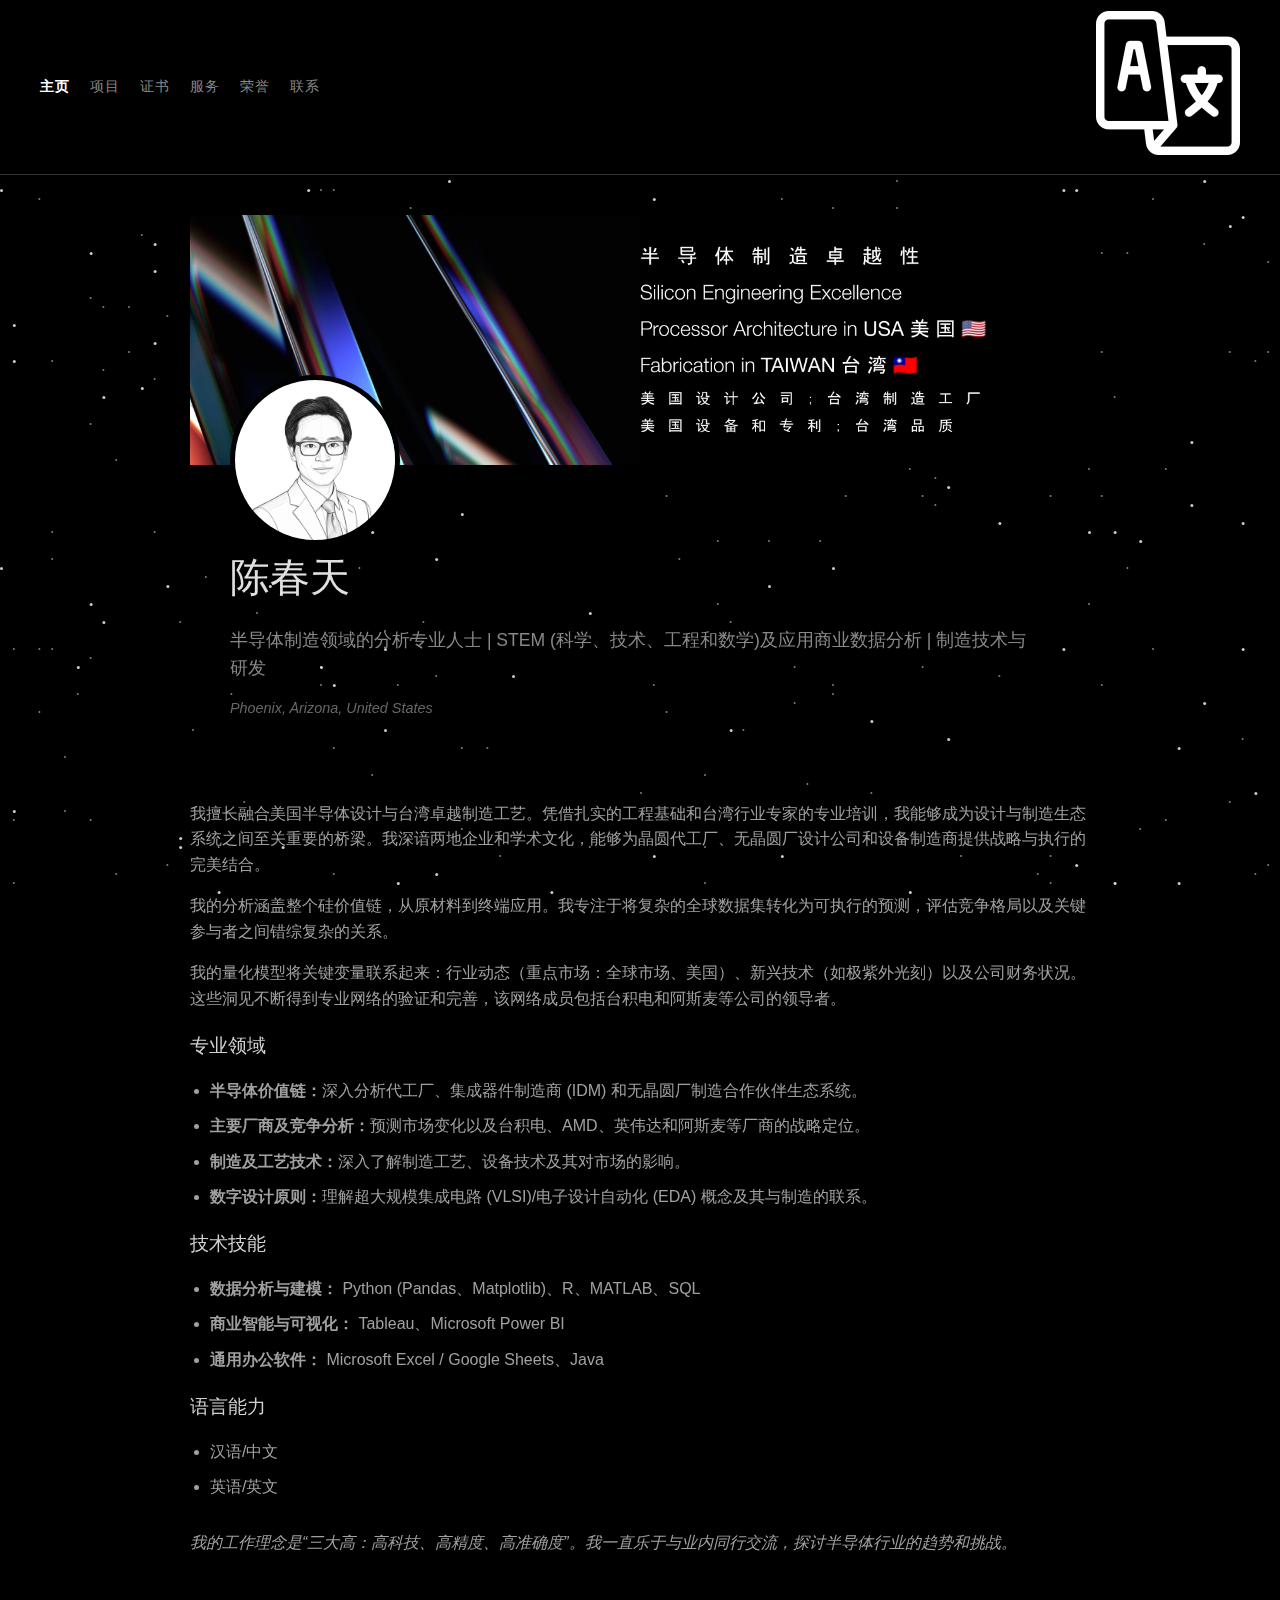
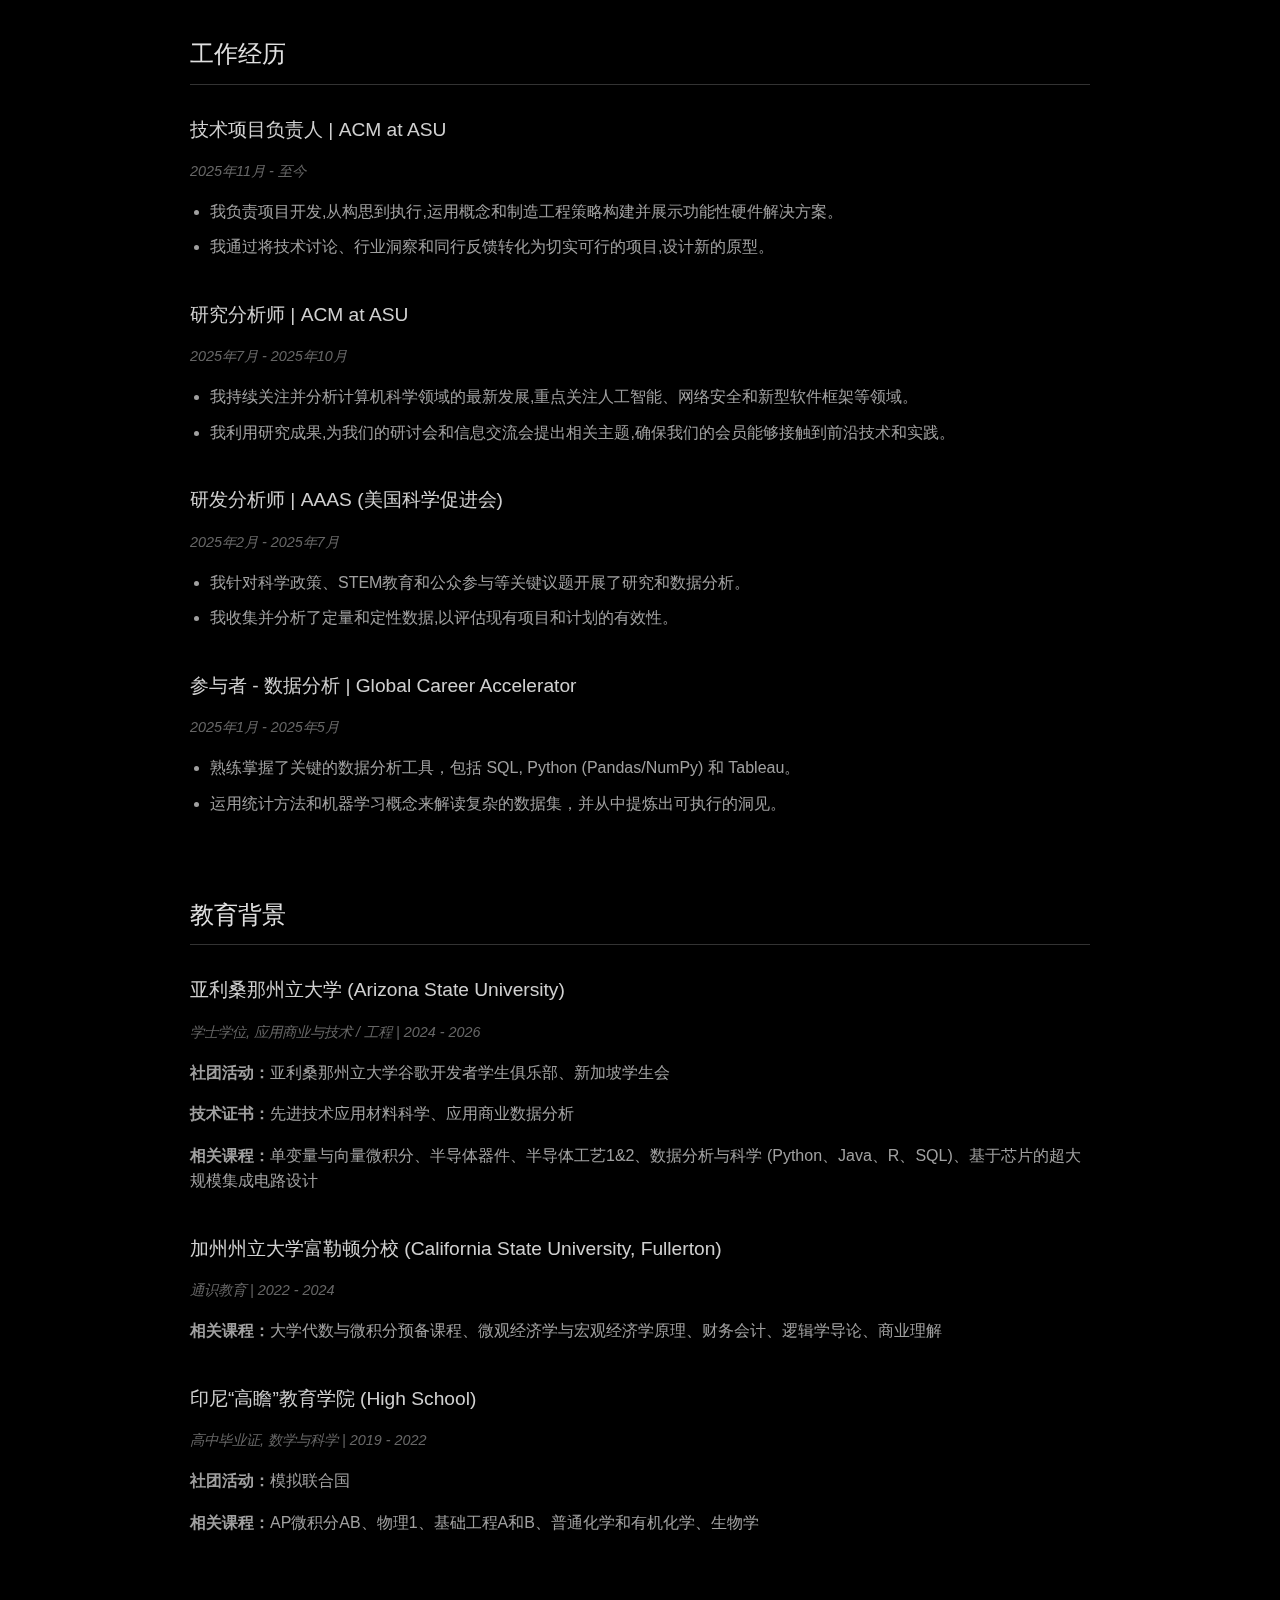
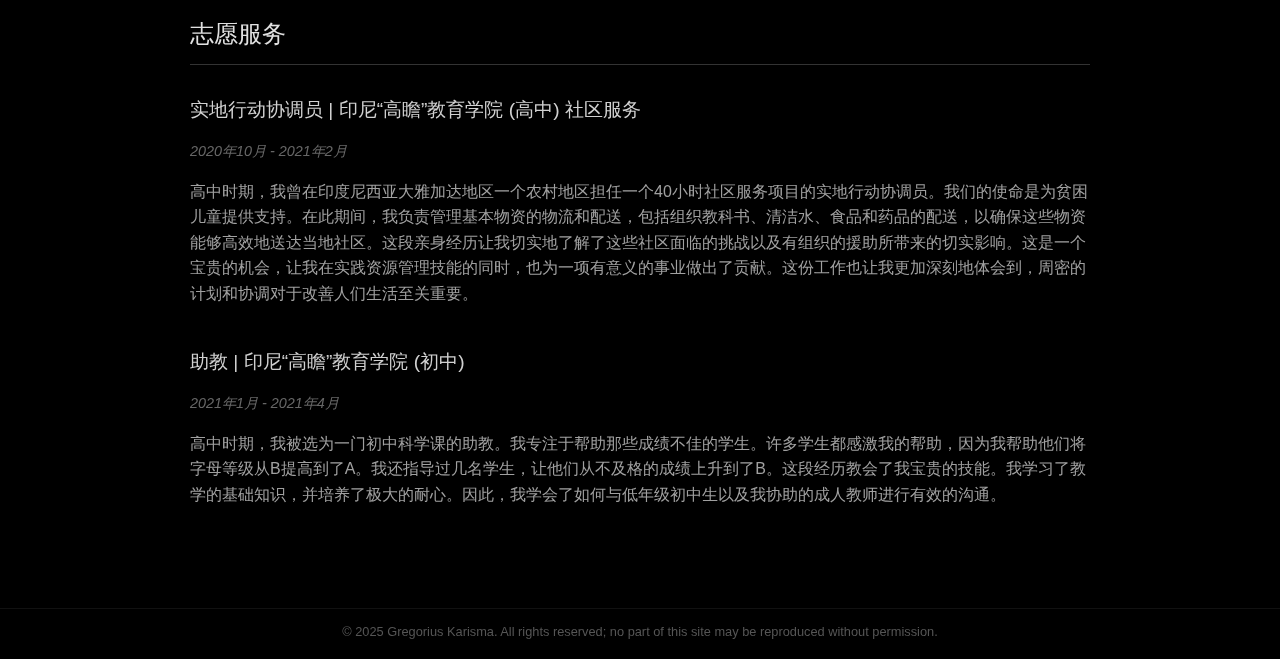
<file: index.html>
<!DOCTYPE html>
<html lang="zh">
<head>
    <meta charset="UTF-8">
    <meta name="viewport" content="width=device-width, initial-scale=1.0">
    <meta name="description" content="Portfolio of Gregorius Karisma - Analytics Professional in Semiconductor Fabrication and Data Analytics based in Phoenix, AZ.">
    <title>Home - Gregorius (陈春天) Karisma</title>
    <link rel="icon" href="favicon.png" type="image/png">
    <link rel="stylesheet" href="style.css">
</head>
<body class="lang-zh">
    <nav>
        <div class="nav-links">
            <a href="index.html" class="active"><span class="zh">主页</span><span class="en">Home</span></a>
            <a href="projects.html"><span class="zh">项目</span><span class="en">Projects</span></a>
            <a href="certifications.html"><span class="zh">证书</span><span class="en">Certifications</span></a>
            <a href="services.html"><span class="zh">服务</span><span class="en">Services</span></a>
            <a href="honors.html"><span class="zh">荣誉</span><span class="en">Honors</span></a>
            <a href="contact.html"><span class="zh">联系</span><span class="en">Contact</span></a>
        </div>
        
        <div class="lang-dropdown">
            <img src="lang-icon.png" alt="Change Language" class="lang-icon">
            <div class="dropdown-content">
                <a href="javascript:void(0)" class="lang-select" data-lang="zh">中文</a>
                <a href="javascript:void(0)" class="lang-select" data-lang="en">English</a>
            </div>
        </div>
    </nav>
    <main>
        <section id="home">
            <div class="hero-banner">
                <img src="images/home_me-sketch.png" alt="Gregorius Karisma Sketch" class="profile-pic">
            </div>
            
            <div class="home-content">
                <h1>
                    <span class="zh">陈春天</span>
                    <span class="en">Gregorius Karisma</span>
                </h1>
                <p class="subtitle">
                    <span class="zh">半导体制造领域的分析专业人士 | STEM (科学、技术、工程和数学)及应用商业数据分析 | 制造技术与研发</span>
                    <span class="en">Analytics Professional in Semiconductor Fabrication | STEM & Applied Business Data Analytics | Manufacturing Technology & R&D</span>
                </p>
                <p class="meta">
                    <span class="zh">Phoenix, Arizona, United States</span>
                    <span class="en">Phoenix, Arizona, United States</span>
                </p>
            </div>
        </section>

        <section id="about-content">
            <div class="content-block">
                <p>
                    <span class="zh">我擅长融合美国半导体设计与台湾卓越制造工艺。凭借扎实的工程基础和台湾行业专家的专业培训，我能够成为设计与制造生态系统之间至关重要的桥梁。我深谙两地企业和学术文化，能够为晶圆代工厂、无晶圆厂设计公司和设备制造商提供战略与执行的完美结合。</span>
                    <span class="en">I thrive at the intersection of US semiconductor design and Taiwanese manufacturing excellence. With a foundation in engineering and specialized training from industry experts in Taiwan, I serve as a crucial bridge between the design and fabrication ecosystems. My experience navigating the corporate and academic cultures of both regions allows me to align strategy and execution for foundries, fabless designers, and equipment manufacturers.</span>
                </p>
                <p>
                    <span class="zh">我的分析涵盖整个硅价值链，从原材料到终端应用。我专注于将复杂的全球数据集转化为可执行的预测，评估竞争格局以及关键参与者之间错综复杂的关系。</span>
                    <span class="en">My analysis covers the entire silicon value chain, from raw materials to end-market applications. I specialize in transforming complex global datasets into actionable forecasts, assessing the competitive landscape and the complex relationships between key players.</span>
                </p>
                <p>
                    <span class="zh">我的量化模型将关键变量联系起来：行业动态（重点市场：全球市场、美国）、新兴技术（如极紫外光刻）以及公司财务状况。这些洞见不断得到专业网络的验证和完善，该网络成员包括台积电和阿斯麦等公司的领导者。</span>
                    <span class="en">My quantitative models connect the critical variables: industry dynamics (preferred markets: GCR, US), emerging technologies like EUV lithography, and company financials. These insights are continuously validated and enriched by a professional network that includes leaders at organizations like TSMC and ASML.</span>
                </p>

                <h3><span class="zh">专业领域</span><span class="en">Areas of Expertise</span></h3>
                <ul>
                    <li>
                        <span class="zh"><strong>半导体价值链：</strong>深入分析代工厂、集成器件制造商 (IDM) 和无晶圆厂制造合作伙伴生态系统。</span>
                        <span class="en"><strong>Semiconductor Value Chain:</strong> Deep analysis of foundries, IDMs, and the fabless-manufacturing partner ecosystem.</span>
                    </li>
                    <li>
                        <span class="zh"><strong>主要厂商及竞争分析：</strong>预测市场变化以及台积电、AMD、英伟达和阿斯麦等厂商的战略定位。</span>
                        <span class="en"><strong>Key Player & Competitive Analysis:</strong> Forecasting market shifts and strategic positioning of players like TSMC, AMD, Nvidia, and ASML.</span>
                    </li>
                    <li>
                        <span class="zh"><strong>制造及工艺技术：</strong>深入了解制造工艺、设备技术及其对市场的影响。</span>
                        <span class="en"><strong>Manufacturing & Process Technologies:</strong> In-depth knowledge of fabrication processes, equipment technologies, and their impact on the market.</span>
                    </li>
                    <li>
                        <span class="zh"><strong>数字设计原则：</strong>理解超大规模集成电路 (VLSI)/电子设计自动化 (EDA) 概念及其与制造的联系。</span>
                        <span class="en"><strong>Digital Design Principles:</strong> Understanding of VLSI/EDA concepts and their link to manufacturing.</span>
                    </li>
                </ul>

                <h3><span class="zh">技术技能</span><span class="en">Technical Skills</span></h3>
                <ul>
                    <li>
                        <span class="zh"><strong>数据分析与建模：</strong> Python (Pandas、Matplotlib)、R、MATLAB、SQL</span>
                        <span class="en"><strong>Data Analysis & Modeling:</strong> Python (Pandas, Matplotlib), R, MATLAB, SQL</span>
                    </li>
                    <li>
                        <span class="zh"><strong>商业智能与可视化：</strong> Tableau、Microsoft Power BI</span>
                        <span class="en"><strong>Business Intelligence & Visualization:</strong> Tableau, Microsoft Power BI</span>
                    </li>
                    <li>
                        <span class="zh"><strong>通用办公软件：</strong> Microsoft Excel / Google Sheets、Java</span>
                        <span class="en"><strong>General Productivity:</strong> Microsoft Excel / Google Sheets, Java</span>
                    </li>
                </ul>

                <h3><span class="zh">语言能力</span><span class="en">Languages</span></h3>
                <ul>
                    <li>
                        <span class="zh">汉语/中文</span>
                        <span class="en">Mandarin Chinese</span>
                    </li>
                    <li>
                        <span class="zh">英语/英文</span>
                        <span class="en">English</span>
                    </li>
                </ul>

                <p style="margin-top: 30px; font-style: italic;">
                    <span class="zh">我的工作理念是“三大高：高科技、高精度、高准确度”。我一直乐于与业内同行交流，探讨半导体行业的趋势和挑战。</span>
                    <span class="en">My work is driven by a personal philosophy of the "Three Highs: High Tech, High Precision, and High Accuracy." I am always open to connecting with fellow professionals to discuss trends and challenges in the semiconductor industry.</span>
                </p>
            </div>
        </section>

        <section>
            <h2><span class="zh">工作经历</span><span class="en">Experience</span></h2>

            <div class="job-item">
                <h3><span class="zh">技术项目负责人 | ACM at ASU</span><span class="en">Technical Project Lead | ACM at ASU</span></h3>
                <p class="meta"><span class="zh">2025年11月 - 至今</span><span class="en">Nov 2025 - Present</span></p>
                <ul>
                    <li>
                        <span class="zh">我负责项目开发,从构思到执行,运用概念和制造工程策略构建并展示功能性硬件解决方案。</span>
                        <span class="en">I lead project development from ideation to execution, applying conceptual and manufacturing engineering strategies to build and showcase functional hardware solutions.</span>
                    </li>
                    <li>
                        <span class="zh">我通过将技术讨论、行业洞察和同行反馈转化为切实可行的项目,设计新的原型。</span>
                        <span class="en">I architect new prototypes by translating technical discussions, industry insights, and peer feedback into tangible, demonstrable projects.</span>
                    </li>
                </ul>
            </div>

            <div class="job-item">
                <h3><span class="zh">研究分析师 | ACM at ASU</span><span class="en">Research Analyst | ACM at ASU</span></h3>
                <p class="meta"><span class="zh">2025年7月 - 2025年10月</span><span class="en">Jul 2025 - Oct 2025</span></p>
                <ul>
                    <li>
                        <span class="zh">我持续关注并分析计算机科学领域的最新发展,重点关注人工智能、网络安全和新型软件框架等领域。</span>
                        <span class="en">I continuously monitored and analyzed current developments in computer science, focusing on areas like artificial intelligence, cybersecurity, and new software frameworks.</span>
                    </li>
                    <li>
                        <span class="zh">我利用研究成果,为我们的研讨会和信息交流会提出相关主题,确保我们的会员能够接触到前沿技术和实践。</span>
                        <span class="en">I used my findings to propose relevant topics for our workshops and info-sessions, ensuring our members are exposed to cutting-edge technologies and practices.</span>
                    </li>
                </ul>
            </div>

            <div class="job-item">
                <h3><span class="zh">研发分析师 | AAAS (美国科学促进会)</span><span class="en">Research and Development Analyst | AAAS</span></h3>
                <p class="meta"><span class="zh">2025年2月 - 2025年7月</span><span class="en">Feb 2025 - Jul 2025</span></p>
                <ul>
                    <li>
                        <span class="zh">我针对科学政策、STEM教育和公众参与等关键议题开展了研究和数据分析。</span>
                        <span class="en">I conducted research and data analysis on critical issues in science policy, STEM education, and public engagement.</span>
                    </li>
                    <li>
                        <span class="zh">我收集并分析了定量和定性数据,以评估现有项目和计划的有效性。</span>
                        <span class="en">I collected and analyzed both quantitative and qualitative data to evaluate the effectiveness of existing programs and initiatives.</span>
                    </li>
                </ul>
            </div>

            <div class="job-item">
                <h3><span class="zh">参与者 - 数据分析 | Global Career Accelerator</span><span class="en">Participant - Data Analytics | Global Career Accelerator</span></h3>
                <p class="meta"><span class="zh">2025年1月 - 2025年5月</span><span class="en">Jan 2025 - May 2025</span></p>
                <ul>
                    <li>
                        <span class="zh">熟练掌握了关键的数据分析工具，包括 SQL, Python (Pandas/NumPy) 和 Tableau。</span>
                        <span class="en">Developed proficiency in key data analysis tools, including SQL, Python (Pandas/NumPy), and Tableau.</span>
                    </li>
                    <li>
                        <span class="zh">运用统计方法和机器学习概念来解读复杂的数据集，并从中提炼出可执行的洞见。</span>
                        <span class="en">Applied statistical methods and machine learning concepts to interpret complex datasets and identify actionable insights.</span>
                    </li>
                </ul>
            </div>
        </section>

        <section>
            <h2><span class="zh">教育背景</span><span class="en">Education</span></h2>

            <div class="job-item">
                <h3>
                    <span class="zh">亚利桑那州立大学 (Arizona State University)</span>
                    <span class="en">Arizona State University</span>
                </h3>
                <p class="meta">
                    <span class="zh">学士学位, 应用商业与技术 / 工程 | 2024 - 2026</span>
                    <span class="en">Bachelor's degree, Applied Business & Technology / Engineering | 2024 - 2026</span>
                </p>
                <div class="content-block">
                    <p>
                        <span class="zh"><strong>社团活动：</strong>亚利桑那州立大学谷歌开发者学生俱乐部、新加坡学生会</span>
                        <span class="en"><strong>Activities and societies:</strong> Google Developer Student Club at Arizona State University, Singapore Students' Association</span>
                    </p>
                    <p>
                        <span class="zh"><strong>技术证书：</strong>先进技术应用材料科学、应用商业数据分析</span>
                        <span class="en"><strong>Technical certificates:</strong> Materials Science for Advanced Technological Applications, Applied Business Data Analytics</span>
                    </p>
                    <p>
                        <span class="zh"><strong>相关课程：</strong>单变量与向量微积分、半导体器件、半导体工艺1&2、数据分析与科学 (Python、Java、R、SQL)、基于芯片的超大规模集成电路设计</span>
                        <span class="en"><strong>Relevant courses:</strong> Single Variable & Vector Calculus, Semiconductor Devices, Semiconductor Process 1 & 2, Data Analytics & Science (Python, Java, R, SQL), Chip-Based VLSI Design</span>
                    </p>
                </div>
            </div>

            <div class="job-item">
                <h3>
                    <span class="zh">加州州立大学富勒顿分校 (California State University, Fullerton)</span>
                    <span class="en">California State University, Fullerton</span>
                </h3>
                <p class="meta">
                    <span class="zh">通识教育 | 2022 - 2024</span>
                    <span class="en">General Studies | 2022 - 2024</span>
                </p>
                <div class="content-block">
                    <p>
                        <span class="zh"><strong>相关课程：</strong>大学代数与微积分预备课程、微观经济学与宏观经济学原理、财务会计、逻辑学导论、商业理解</span>
                        <span class="en"><strong>Relevant courses:</strong> College Algebra & Pre-Calculus, Principles of Microeconomics & Macroeconomics, Financial Accounting, Introduction to Logic, Understanding Business</span>
                    </p>
                </div>
            </div>

            <div class="job-item">
                <h3>
                    <span class="zh">印尼“高瞻”教育学院 (High School)</span>
                    <span class="en">印尼“高瞻”教育学院 (High School)</span>
                </h3>
                <p class="meta">
                    <span class="zh">高中毕业证, 数学与科学 | 2019 - 2022</span>
                    <span class="en">High school diploma, Math & Science | 2019 - 2022</span>
                </p>
                <div class="content-block">
                    <p>
                        <span class="zh"><strong>社团活动：</strong>模拟联合国</span>
                        <span class="en"><strong>Activities and societies:</strong> Model United Nations</span>
                    </p>
                    <p>
                        <span class="zh"><strong>相关课程：</strong>AP微积分AB、物理1、基础工程A和B、普通化学和有机化学、生物学</span>
                        <span class="en"><strong>Relevant courses:</strong> AP Calculus AB, Physics 1, Basic Engineering A & B, General & Organic Chemistry, Biology</span>
                    </p>
                </div>
            </div>
        </section>

        <section>
            <h2><span class="zh">志愿服务</span><span class="en">Volunteer</span></h2>

            <div class="job-item">
                <h3>
                    <span class="zh">实地行动协调员 | 印尼“高瞻”教育学院 (高中) 社区服务</span>
                    <span class="en">Field Operations Coordinator | High School Community Service (Indonesia)</span>
                </h3>
                <p class="meta">
                    <span class="zh">2020年10月 - 2021年2月</span>
                    <span class="en">Oct 2020 - Feb 2021</span>
                </p>
                <div class="content-block">
                    <p>
                        <span class="zh">高中时期，我曾在印度尼西亚大雅加达地区一个农村地区担任一个40小时社区服务项目的实地行动协调员。我们的使命是为贫困儿童提供支持。在此期间，我负责管理基本物资的物流和配送，包括组织教科书、清洁水、食品和药品的配送，以确保这些物资能够高效地送达当地社区。这段亲身经历让我切实地了解了这些社区面临的挑战以及有组织的援助所带来的切实影响。这是一个宝贵的机会，让我在实践资源管理技能的同时，也为一项有意义的事业做出了贡献。这份工作也让我更加深刻地体会到，周密的计划和协调对于改善人们生活至关重要。</span>
                        <span class="en">During my high school years, I served as a Field Operations Coordinator for a 40-hour community service project in a rural area of Greater Jakarta, Indonesia. Our mission was to provide support for underprivileged children. In this capacity, I managed the logistics and distribution of essential supplies, which included organizing the delivery of textbooks, clean water, food, and medicine to ensure they reached the local community efficiently. This hands-on experience gave me a practical understanding of the challenges these communities face and the tangible impact of organized aid. It was a valuable opportunity to practice my resource management skills while contributing to a meaningful cause. The role reinforced the importance of careful planning and coordination in making a positive difference in people's lives.</span>
                    </p>
                </div>
            </div>

            <div class="job-item">
                <h3>
                    <span class="zh">助教 | 印尼“高瞻”教育学院 (初中)</span>
                    <span class="en">Teaching Assistant | High School (Middle School Department)</span>
                </h3>
                <p class="meta">
                    <span class="zh">2021年1月 - 2021年4月</span>
                    <span class="en">Jan 2021 - Apr 2021</span>
                </p>
                <div class="content-block">
                    <p>
                        <span class="zh">高中时期，我被选为一门初中科学课的助教。我专注于帮助那些成绩不佳的学生。许多学生都感激我的帮助，因为我帮助他们将字母等级从B提高到了A。我还指导过几名学生，让他们从不及格的成绩上升到了B。这段经历教会了我宝贵的技能。我学习了教学的基础知识，并培养了极大的耐心。因此，我学会了如何与低年级初中生以及我协助的成人教师进行有效的沟通。</span>
                        <span class="en">During my high school years, I was selected as a teaching assistant for a middle school science class. I focused on helping students who struggled with their grades. Many of them appreciated my support as I helped them improve their letter grades from a B to an A. I also guided several students from failing grades to earning Bs. This experience taught me valuable skills. I learned the basics of teaching and developed significant patience. Thus, I learned how to communicate effectively with both the younger middle school students and the adult teacher I assisted.</span>
                    </p>
                </div>
            </div>
        </section>
    </main>
    <footer><p>© 2025 Gregorius Karisma. All rights reserved; no part of this site may be reproduced without permission.</p></footer>
    <script src="script.js"></script>
</body>
</html>
</file>
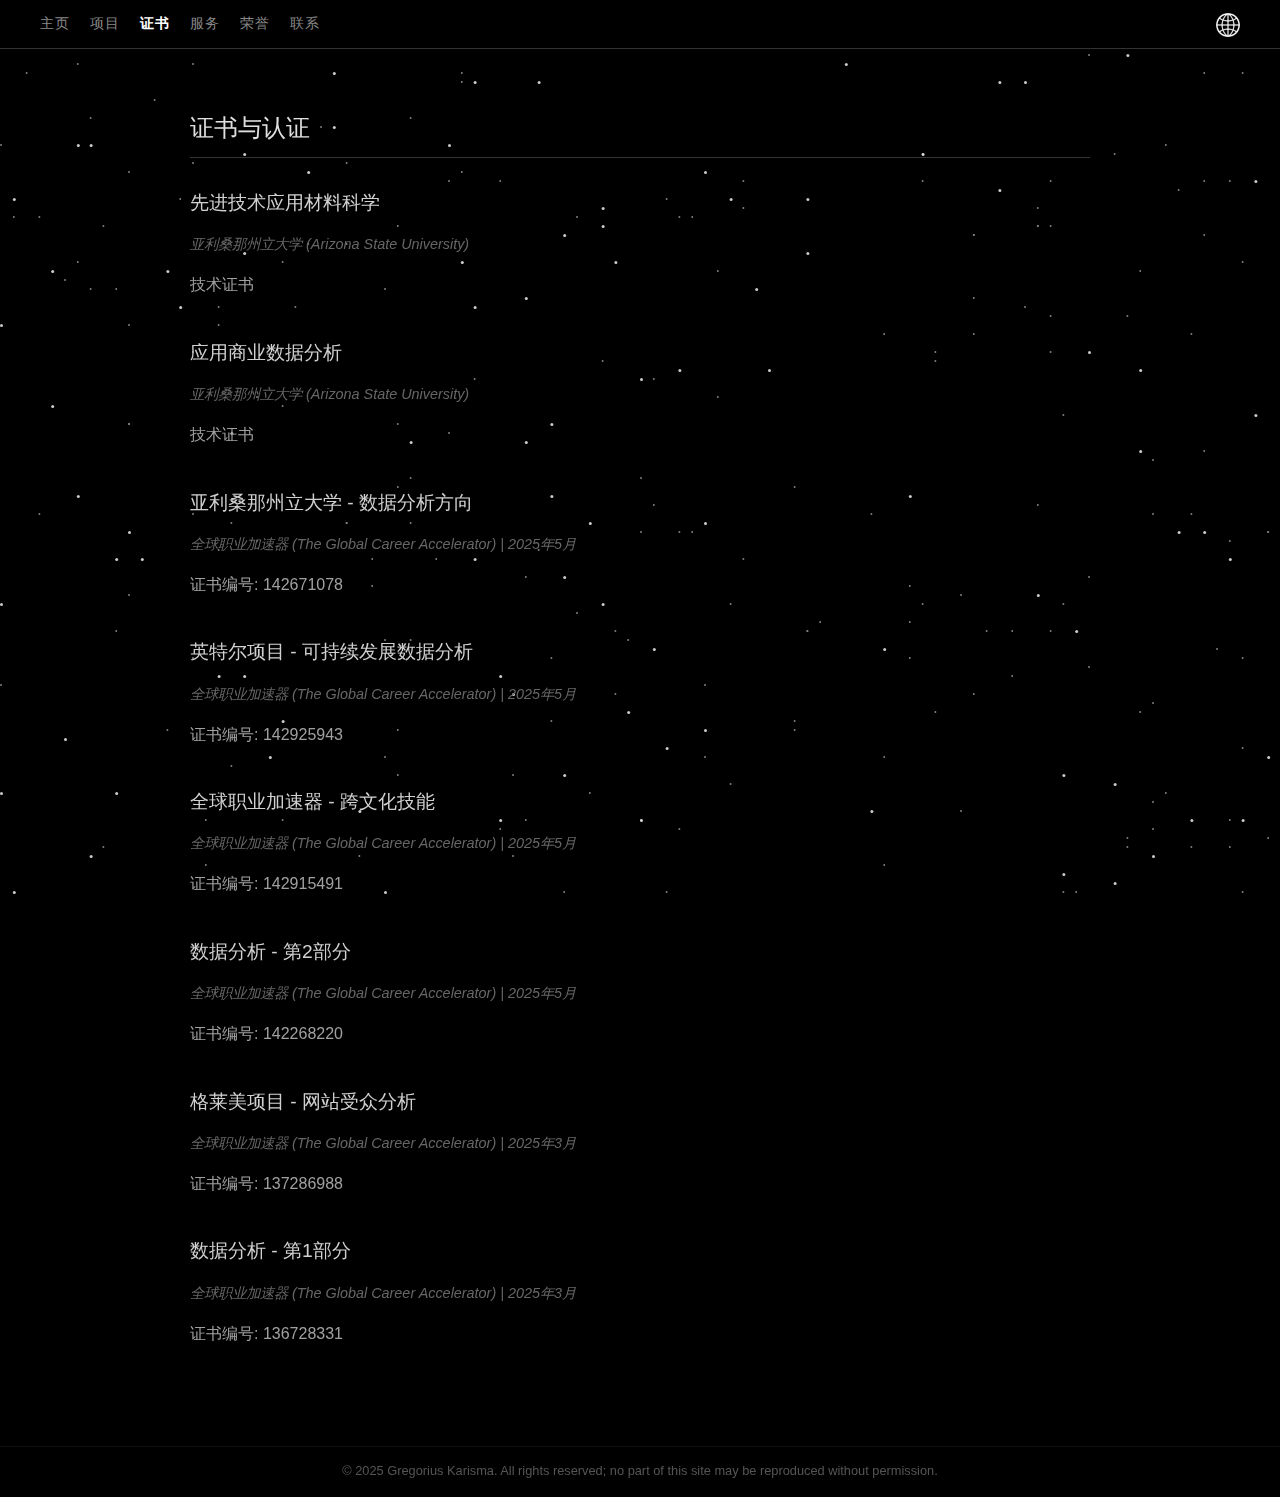
<file: certifications.html>
<!DOCTYPE html>
<html lang="zh">
<head>
    <meta charset="UTF-8">
    <meta name="viewport" content="width=device-width, initial-scale=1.0">
    <meta name="description" content="Portfolio of Gregorius Karisma - Analytics Professional in Semiconductor Fabrication and Data Analytics based in Phoenix, AZ.">
    <title>Certifications - Gregorius (陈春天) Karisma</title>
    <link rel="icon" href="favicon.png" type="image/png">
    <link rel="stylesheet" href="style.css">
</head>
<body class="lang-zh">
    <nav>
        <div class="nav-links">
            <a href="index.html"><span class="zh">主页</span><span class="en">Home</span></a>
            <a href="projects.html"><span class="zh">项目</span><span class="en">Projects</span></a>
            <a href="certifications.html" class="active"><span class="zh">证书</span><span class="en">Certifications</span></a>
            <a href="services.html"><span class="zh">服务</span><span class="en">Services</span></a>
            <a href="honors.html"><span class="zh">荣誉</span><span class="en">Honors</span></a>
            <a href="contact.html"><span class="zh">联系</span><span class="en">Contact</span></a>
        </div>
        
        <div class="lang-dropdown">
            <img src="globe-lang-icon.png" alt="Change Language" class="globe-icon">
            <div class="dropdown-content">
                <a href="javascript:void(0)" class="lang-select" data-lang="zh">中文</a>
                <a href="javascript:void(0)" class="lang-select" data-lang="en">English</a>
            </div>
        </div>
    </nav>
    <main>
        <section>
            <h2><span class="zh">证书与认证</span><span class="en">Licenses & Certifications</span></h2>

            <div class="job-item">
                <h3>
                    <span class="zh">先进技术应用材料科学</span>
                    <span class="en">Materials Science for Advanced Technological Applications</span>
                </h3>
                <p class="meta">
                    <span class="zh">亚利桑那州立大学 (Arizona State University)</span>
                    <span class="en">Arizona State University</span>
                </p>
                <div class="content-block">
                    <p>
                        <span class="zh">技术证书</span>
                        <span class="en">Technical Certificate</span>
                    </p>
                </div>
            </div>

            <div class="job-item">
                <h3>
                    <span class="zh">应用商业数据分析</span>
                    <span class="en">Applied Business Data Analytics</span>
                </h3>
                <p class="meta">
                    <span class="zh">亚利桑那州立大学 (Arizona State University)</span>
                    <span class="en">Arizona State University</span>
                </p>
                <div class="content-block">
                    <p>
                        <span class="zh">技术证书</span>
                        <span class="en">Technical Certificate</span>
                    </p>
                </div>
            </div>

            <div class="job-item">
                <h3>
                    <span class="zh">亚利桑那州立大学 - 数据分析方向</span>
                    <span class="en">Arizona State University - Data Analytics Track</span>
                </h3>
                <p class="meta">
                    <span class="zh">全球职业加速器 (The Global Career Accelerator) | 2025年5月</span>
                    <span class="en">The Global Career Accelerator | Issued May 2025</span>
                </p>
                <div class="content-block">
                    <p>
                        <span class="zh">证书编号: 142671078</span>
                        <span class="en">Credential ID: 142671078</span>
                    </p>
                </div>
            </div>

            <div class="job-item">
                <h3>
                    <span class="zh">英特尔项目 - 可持续发展数据分析</span>
                    <span class="en">Intel Project - Data Analysis for Sustainability</span>
                </h3>
                <p class="meta">
                    <span class="zh">全球职业加速器 (The Global Career Accelerator) | 2025年5月</span>
                    <span class="en">The Global Career Accelerator | Issued May 2025</span>
                </p>
                <div class="content-block">
                    <p>
                        <span class="zh">证书编号: 142925943</span>
                        <span class="en">Credential ID: 142925943</span>
                    </p>
                </div>
            </div>

            <div class="job-item">
                <h3>
                    <span class="zh">全球职业加速器 - 跨文化技能</span>
                    <span class="en">Global Career Accelerator - Intercultural Skills</span>
                </h3>
                <p class="meta">
                    <span class="zh">全球职业加速器 (The Global Career Accelerator) | 2025年5月</span>
                    <span class="en">The Global Career Accelerator | Issued May 2025</span>
                </p>
                <div class="content-block">
                    <p>
                        <span class="zh">证书编号: 142915491</span>
                        <span class="en">Credential ID: 142915491</span>
                    </p>
                </div>
            </div>

            <div class="job-item">
                <h3>
                    <span class="zh">数据分析 - 第2部分</span>
                    <span class="en">Data Analytics - Part 2</span>
                </h3>
                <p class="meta">
                    <span class="zh">全球职业加速器 (The Global Career Accelerator) | 2025年5月</span>
                    <span class="en">The Global Career Accelerator | Issued May 2025</span>
                </p>
                <div class="content-block">
                    <p>
                        <span class="zh">证书编号: 142268220</span>
                        <span class="en">Credential ID: 142268220</span>
                    </p>
                </div>
            </div>

            <div class="job-item">
                <h3>
                    <span class="zh">格莱美项目 - 网站受众分析</span>
                    <span class="en">The GRAMMYs Project - Website Audience Analysis</span>
                </h3>
                <p class="meta">
                    <span class="zh">全球职业加速器 (The Global Career Accelerator) | 2025年3月</span>
                    <span class="en">The Global Career Accelerator | Issued Mar 2025</span>
                </p>
                <div class="content-block">
                    <p>
                        <span class="zh">证书编号: 137286988</span>
                        <span class="en">Credential ID: 137286988</span>
                    </p>
                </div>
            </div>

            <div class="job-item">
                <h3>
                    <span class="zh">数据分析 - 第1部分</span>
                    <span class="en">Data Analytics - Part 1</span>
                </h3>
                <p class="meta">
                    <span class="zh">全球职业加速器 (The Global Career Accelerator) | 2025年3月</span>
                    <span class="en">The Global Career Accelerator | Issued Mar 2025</span>
                </p>
                <div class="content-block">
                    <p>
                        <span class="zh">证书编号: 136728331</span>
                        <span class="en">Credential ID: 136728331</span>
                    </p>
                </div>
            </div>

        </section>
    </main>
    <footer><p>© 2025 Gregorius Karisma. All rights reserved; no part of this site may be reproduced without permission.</p></footer>
    <script src="script.js"></script>
</body>
</html>
</file>
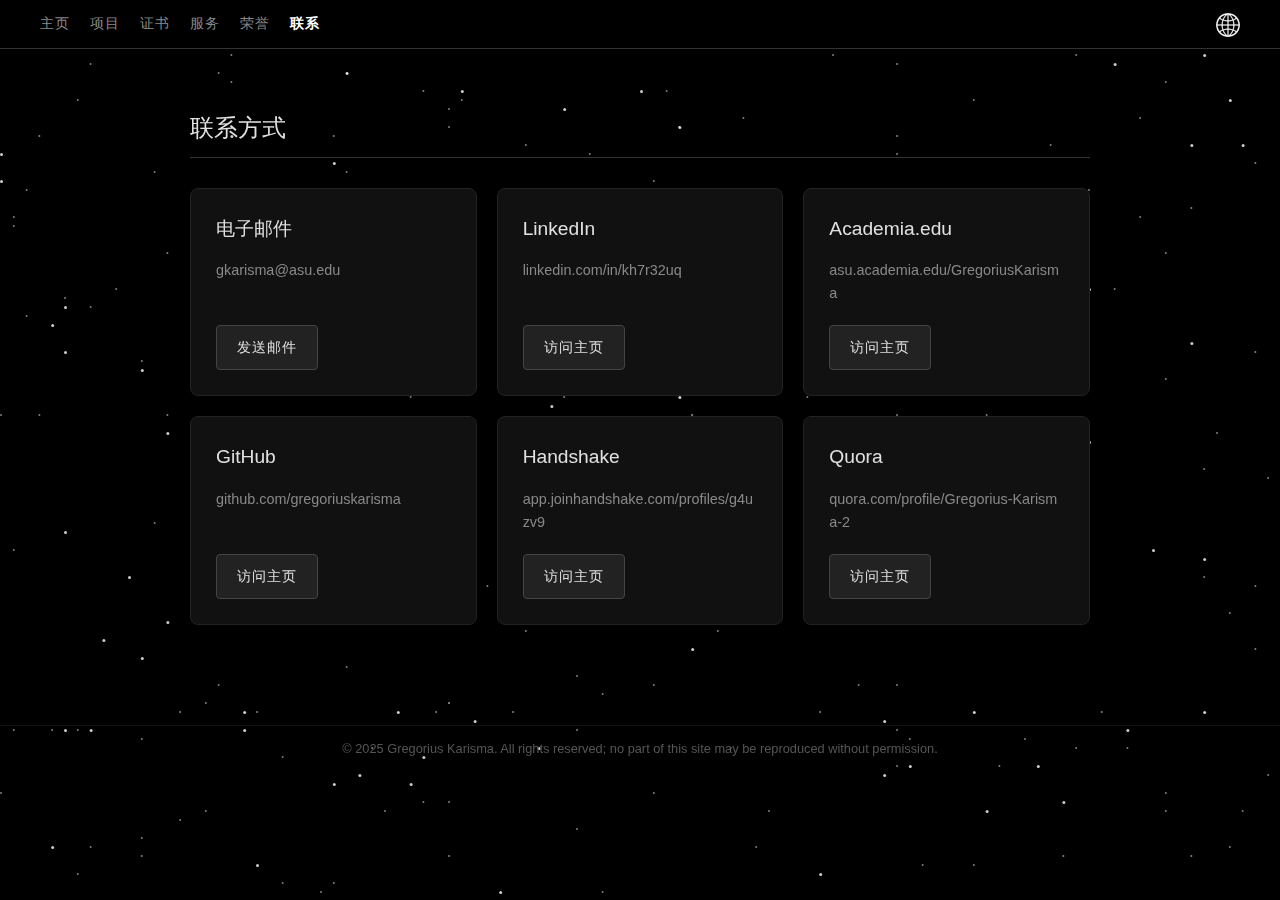
<file: contact.html>
<!DOCTYPE html>
<html lang="zh">
<head>
    <meta charset="UTF-8">
    <meta name="viewport" content="width=device-width, initial-scale=1.0">
    <meta name="description" content="Portfolio of Gregorius Karisma - Analytics Professional in Semiconductor Fabrication and Data Analytics based in Phoenix, AZ.">
    <title>Contact - Gregorius (陈春天) Karisma</title>
    <link rel="icon" href="favicon.png" type="image/png">
    <link rel="stylesheet" href="style.css">
    <style>
        .contact-list {
            display: grid;
            grid-template-columns: repeat(auto-fill, minmax(280px, 1fr));
            gap: 20px;
            list-style: none;
            padding: 0;
        }

        .contact-card {
            background: #111;
            border: 1px solid #222;
            padding: 25px;
            border-radius: 8px;
            display: flex;
            flex-direction: column;
            justify-content: space-between;
            align-items: flex-start;
            transition: transform 0.2s;
        }

        .contact-card:hover {
            border-color: #444;
            transform: translateY(-3px);
        }

        .contact-card h3 {
            margin-top: 0;
            color: #E0E0E0;
            font-size: 1.2rem;
            margin-bottom: 5px;
        }

        .contact-card .link-text {
            font-size: 0.9rem;
            color: #888;
            margin-bottom: 20px;
            word-break: break-all;
        }

        .contact-btn {
            display: inline-block;
            background-color: #222;
            color: #E0E0E0;
            padding: 10px 20px;
            border-radius: 4px;
            border: 1px solid #444;
            font-size: 0.9rem;
            text-transform: uppercase;
            letter-spacing: 1px;
            transition: all 0.3s ease;
            text-align: center;
        }

        .contact-btn:hover {
            background-color: #E0E0E0;
            color: #000;
            border-color: #E0E0E0;
        }
    </style>
</head>
<body class="lang-zh">
    <nav>
        <div class="nav-links">
            <a href="index.html"><span class="zh">主页</span><span class="en">Home</span></a>
            <a href="projects.html"><span class="zh">项目</span><span class="en">Projects</span></a>
            <a href="certifications.html"><span class="zh">证书</span><span class="en">Certifications</span></a>
            <a href="services.html"><span class="zh">服务</span><span class="en">Services</span></a>
            <a href="honors.html"><span class="zh">荣誉</span><span class="en">Honors</span></a>
            <a href="contact.html" class="active"><span class="zh">联系</span><span class="en">Contact</span></a>
        </div>
        
        <div class="lang-dropdown">
            <img src="globe-lang-icon.png" alt="Change Language" class="globe-icon">
            <div class="dropdown-content">
                <a href="javascript:void(0)" class="lang-select" data-lang="zh">中文</a>
                <a href="javascript:void(0)" class="lang-select" data-lang="en">English</a>
            </div>
        </div>
    </nav>
    <main>
        <section>
            <h2><span class="zh">联系方式</span><span class="en">Contact</span></h2>
            
            <div class="contact-box">
                <div class="contact-list">
                    
                    <div class="contact-card">
                        <div>
                            <h3><span class="zh">电子邮件</span><span class="en">Email</span></h3>
                            <p class="link-text">gkarisma@asu.edu</p>
                        </div>
                        <a href="mailto:gkarisma@asu.edu" class="contact-btn">
                            <span class="zh">发送邮件</span><span class="en">Send Email</span>
                        </a>
                    </div>

                    <div class="contact-card">
                        <div>
                            <h3>LinkedIn</h3>
                            <p class="link-text">linkedin.com/in/kh7r32uq</p>
                        </div>
                        <a href="https://www.linkedin.com/in/kh7r32uq/" target="_blank" class="contact-btn">
                            <span class="zh">访问主页</span><span class="en">Visit Profile</span>
                        </a>
                    </div>

                    <div class="contact-card">
                        <div>
                            <h3>Academia.edu</h3>
                            <p class="link-text">asu.academia.edu/GregoriusKarisma</p>
                        </div>
                        <a href="https://asu.academia.edu/GregoriusKarisma" target="_blank" class="contact-btn">
                            <span class="zh">访问主页</span><span class="en">Visit Profile</span>
                        </a>
                    </div>

                    <div class="contact-card">
                        <div>
                            <h3>GitHub</h3>
                            <p class="link-text">github.com/gregoriuskarisma</p>
                        </div>
                        <a href="https://github.com/gregoriuskarisma" target="_blank" class="contact-btn">
                            <span class="zh">访问主页</span><span class="en">Visit Profile</span>
                        </a>
                    </div>

                    <div class="contact-card">
                        <div>
                            <h3>Handshake</h3>
                            <p class="link-text">app.joinhandshake.com/profiles/g4uzv9</p>
                        </div>
                        <a href="https://app.joinhandshake.com/profiles/g4uzv9" target="_blank" class="contact-btn">
                            <span class="zh">访问主页</span><span class="en">Visit Profile</span>
                        </a>
                    </div>

                    <div class="contact-card">
                        <div>
                            <h3>Quora</h3>
                            <p class="link-text">quora.com/profile/Gregorius-Karisma-2</p>
                        </div>
                        <a href="https://www.quora.com/profile/Gregorius-Karisma-2" target="_blank" class="contact-btn">
                            <span class="zh">访问主页</span><span class="en">Visit Profile</span>
                        </a>
                    </div>

                </div>
            </div>
        </section>
    </main>
    <footer><p>© 2025 Gregorius Karisma. All rights reserved; no part of this site may be reproduced without permission.</p></footer>
    <script src="script.js"></script>
</body>
</html>
</file>
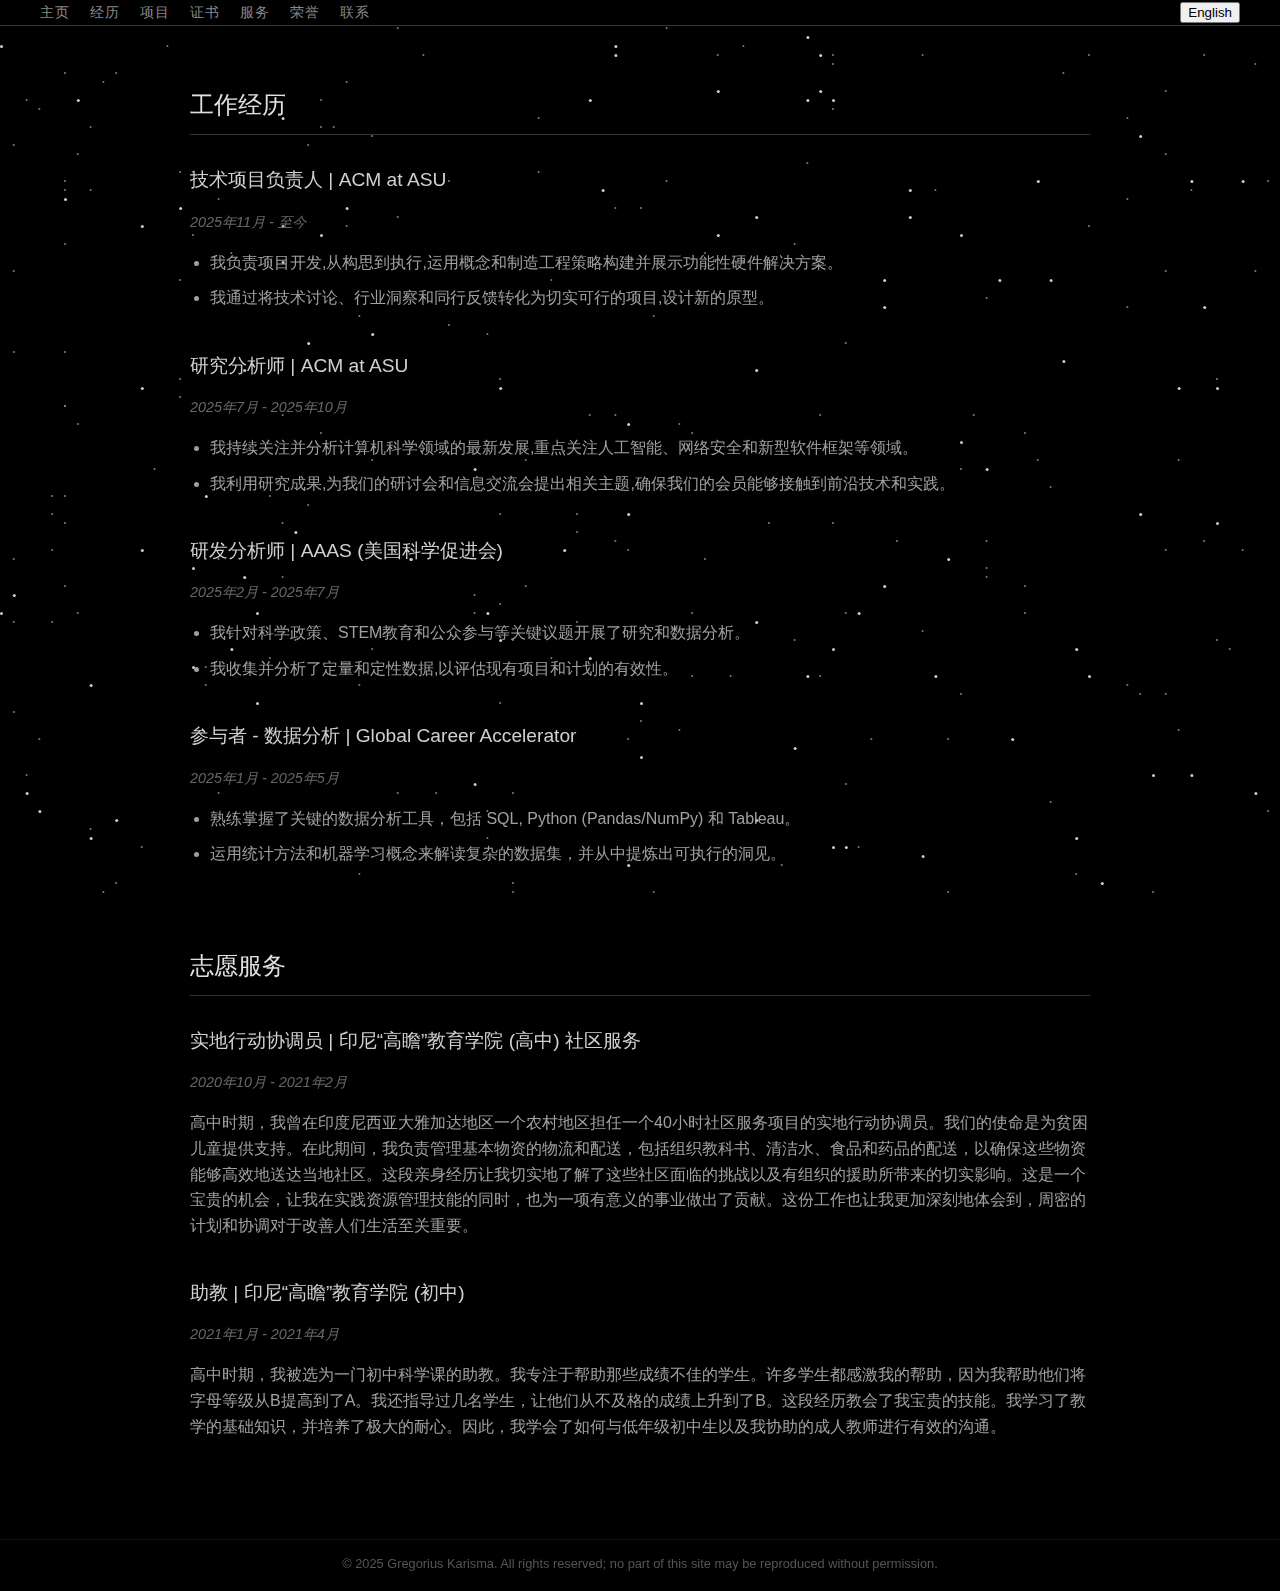
<file: experience.html>
<!DOCTYPE html>
<html lang="zh">
<head>
    <meta charset="UTF-8">
    <meta name="viewport" content="width=device-width, initial-scale=1.0">
    <meta name="description" content="Portfolio of Gregorius Karisma - Analytics Professional in Semiconductor Fabrication and Data Analytics based in Phoenix, AZ.">
    <title>Experience - Gregorius (陈春天) Karisma</title>
    <link rel="icon" href="favicon.png" type="image/png">
    <link rel="stylesheet" href="style.css">
</head>
<body class="lang-zh">
    <nav>
        <div class="nav-links">
            <a href="index.html"><span class="zh">主页</span><span class="en">Home</span></a>
            <a href="experience.html"><span class="zh">经历</span><span class="en">Experience</span></a>
            <a href="projects.html"><span class="zh">项目</span><span class="en">Projects</span></a>
            <a href="certifications.html"><span class="zh">证书</span><span class="en">Certifications</span></a>
            <a href="services.html"><span class="zh">服务</span><span class="en">Services</span></a>
            <a href="honors.html"><span class="zh">荣誉</span><span class="en">Honors</span></a>
            <a href="contact.html"><span class="zh">联系</span><span class="en">Contact</span></a>
        </div>
        <button id="lang-toggle">English</button>
    </nav>
    <main>
        <section>
            <h2><span class="zh">工作经历</span><span class="en">Experience</span></h2>

            <div class="job-item">
                <h3><span class="zh">技术项目负责人 | ACM at ASU</span><span class="en">Technical Project Lead | ACM at ASU</span></h3>
                <p class="meta"><span class="zh">2025年11月 - 至今</span><span class="en">Nov 2025 - Present</span></p>
                <ul>
                    <li>
                        <span class="zh">我负责项目开发,从构思到执行,运用概念和制造工程策略构建并展示功能性硬件解决方案。</span>
                        <span class="en">I lead project development from ideation to execution, applying conceptual and manufacturing engineering strategies to build and showcase functional hardware solutions.</span>
                    </li>
                    <li>
                        <span class="zh">我通过将技术讨论、行业洞察和同行反馈转化为切实可行的项目,设计新的原型。</span>
                        <span class="en">I architect new prototypes by translating technical discussions, industry insights, and peer feedback into tangible, demonstrable projects.</span>
                    </li>
                </ul>
            </div>

            <div class="job-item">
                <h3><span class="zh">研究分析师 | ACM at ASU</span><span class="en">Research Analyst | ACM at ASU</span></h3>
                <p class="meta"><span class="zh">2025年7月 - 2025年10月</span><span class="en">Jul 2025 - Oct 2025</span></p>
                <ul>
                    <li>
                        <span class="zh">我持续关注并分析计算机科学领域的最新发展,重点关注人工智能、网络安全和新型软件框架等领域。</span>
                        <span class="en">I continuously monitored and analyzed current developments in computer science, focusing on areas like artificial intelligence, cybersecurity, and new software frameworks.</span>
                    </li>
                    <li>
                        <span class="zh">我利用研究成果,为我们的研讨会和信息交流会提出相关主题,确保我们的会员能够接触到前沿技术和实践。</span>
                        <span class="en">I used my findings to propose relevant topics for our workshops and info-sessions, ensuring our members are exposed to cutting-edge technologies and practices.</span>
                    </li>
                </ul>
            </div>

            <div class="job-item">
                <h3><span class="zh">研发分析师 | AAAS (美国科学促进会)</span><span class="en">Research and Development Analyst | AAAS</span></h3>
                <p class="meta"><span class="zh">2025年2月 - 2025年7月</span><span class="en">Feb 2025 - Jul 2025</span></p>
                <ul>
                    <li>
                        <span class="zh">我针对科学政策、STEM教育和公众参与等关键议题开展了研究和数据分析。</span>
                        <span class="en">I conducted research and data analysis on critical issues in science policy, STEM education, and public engagement.</span>
                    </li>
                    <li>
                        <span class="zh">我收集并分析了定量和定性数据,以评估现有项目和计划的有效性。</span>
                        <span class="en">I collected and analyzed both quantitative and qualitative data to evaluate the effectiveness of existing programs and initiatives.</span>
                    </li>
                </ul>
            </div>

            <div class="job-item">
                <h3><span class="zh">参与者 - 数据分析 | Global Career Accelerator</span><span class="en">Participant - Data Analytics | Global Career Accelerator</span></h3>
                <p class="meta"><span class="zh">2025年1月 - 2025年5月</span><span class="en">Jan 2025 - May 2025</span></p>
                <ul>
                    <li>
                        <span class="zh">熟练掌握了关键的数据分析工具，包括 SQL, Python (Pandas/NumPy) 和 Tableau。</span>
                        <span class="en">Developed proficiency in key data analysis tools, including SQL, Python (Pandas/NumPy), and Tableau.</span>
                    </li>
                    <li>
                        <span class="zh">运用统计方法和机器学习概念来解读复杂的数据集，并从中提炼出可执行的洞见。</span>
                        <span class="en">Applied statistical methods and machine learning concepts to interpret complex datasets and identify actionable insights.</span>
                    </li>
                </ul>
            </div>
        </section>

        <section>
            <h2><span class="zh">志愿服务</span><span class="en">Volunteer</span></h2>

            <div class="job-item">
                <h3>
                    <span class="zh">实地行动协调员 | 印尼“高瞻”教育学院 (高中) 社区服务</span>
                    <span class="en">Field Operations Coordinator | High School Community Service (Indonesia)</span>
                </h3>
                <p class="meta">
                    <span class="zh">2020年10月 - 2021年2月</span>
                    <span class="en">Oct 2020 - Feb 2021</span>
                </p>
                <div class="content-block">
                    <p>
                        <span class="zh">高中时期，我曾在印度尼西亚大雅加达地区一个农村地区担任一个40小时社区服务项目的实地行动协调员。我们的使命是为贫困儿童提供支持。在此期间，我负责管理基本物资的物流和配送，包括组织教科书、清洁水、食品和药品的配送，以确保这些物资能够高效地送达当地社区。这段亲身经历让我切实地了解了这些社区面临的挑战以及有组织的援助所带来的切实影响。这是一个宝贵的机会，让我在实践资源管理技能的同时，也为一项有意义的事业做出了贡献。这份工作也让我更加深刻地体会到，周密的计划和协调对于改善人们生活至关重要。</span>
                        <span class="en">During my high school years, I served as a Field Operations Coordinator for a 40-hour community service project in a rural area of Greater Jakarta, Indonesia. Our mission was to provide support for underprivileged children. In this capacity, I managed the logistics and distribution of essential supplies, which included organizing the delivery of textbooks, clean water, food, and medicine to ensure they reached the local community efficiently. This hands-on experience gave me a practical understanding of the challenges these communities face and the tangible impact of organized aid. It was a valuable opportunity to practice my resource management skills while contributing to a meaningful cause. The role reinforced the importance of careful planning and coordination in making a positive difference in people's lives.</span>
                    </p>
                </div>
            </div>

            <div class="job-item">
                <h3>
                    <span class="zh">助教 | 印尼“高瞻”教育学院 (初中)</span>
                    <span class="en">Teaching Assistant | High School (Middle School Department)</span>
                </h3>
                <p class="meta">
                    <span class="zh">2021年1月 - 2021年4月</span>
                    <span class="en">Jan 2021 - Apr 2021</span>
                </p>
                <div class="content-block">
                    <p>
                        <span class="zh">高中时期，我被选为一门初中科学课的助教。我专注于帮助那些成绩不佳的学生。许多学生都感激我的帮助，因为我帮助他们将字母等级从B提高到了A。我还指导过几名学生，让他们从不及格的成绩上升到了B。这段经历教会了我宝贵的技能。我学习了教学的基础知识，并培养了极大的耐心。因此，我学会了如何与低年级初中生以及我协助的成人教师进行有效的沟通。</span>
                        <span class="en">During my high school years, I was selected as a teaching assistant for a middle school science class. I focused on helping students who struggled with their grades. Many of them appreciated my support as I helped them improve their letter grades from a B to an A. I also guided several students from failing grades to earning Bs. This experience taught me valuable skills. I learned the basics of teaching and developed significant patience. Thus, I learned how to communicate effectively with both the younger middle school students and the adult teacher I assisted.</span>
                    </p>
                </div>
            </div>

        </section>
    </main>
    <footer><p>© 2025 Gregorius Karisma. All rights reserved; no part of this site may be reproduced without permission.</p></footer>
    <script src="script.js"></script>
</body>
</html>
</file>
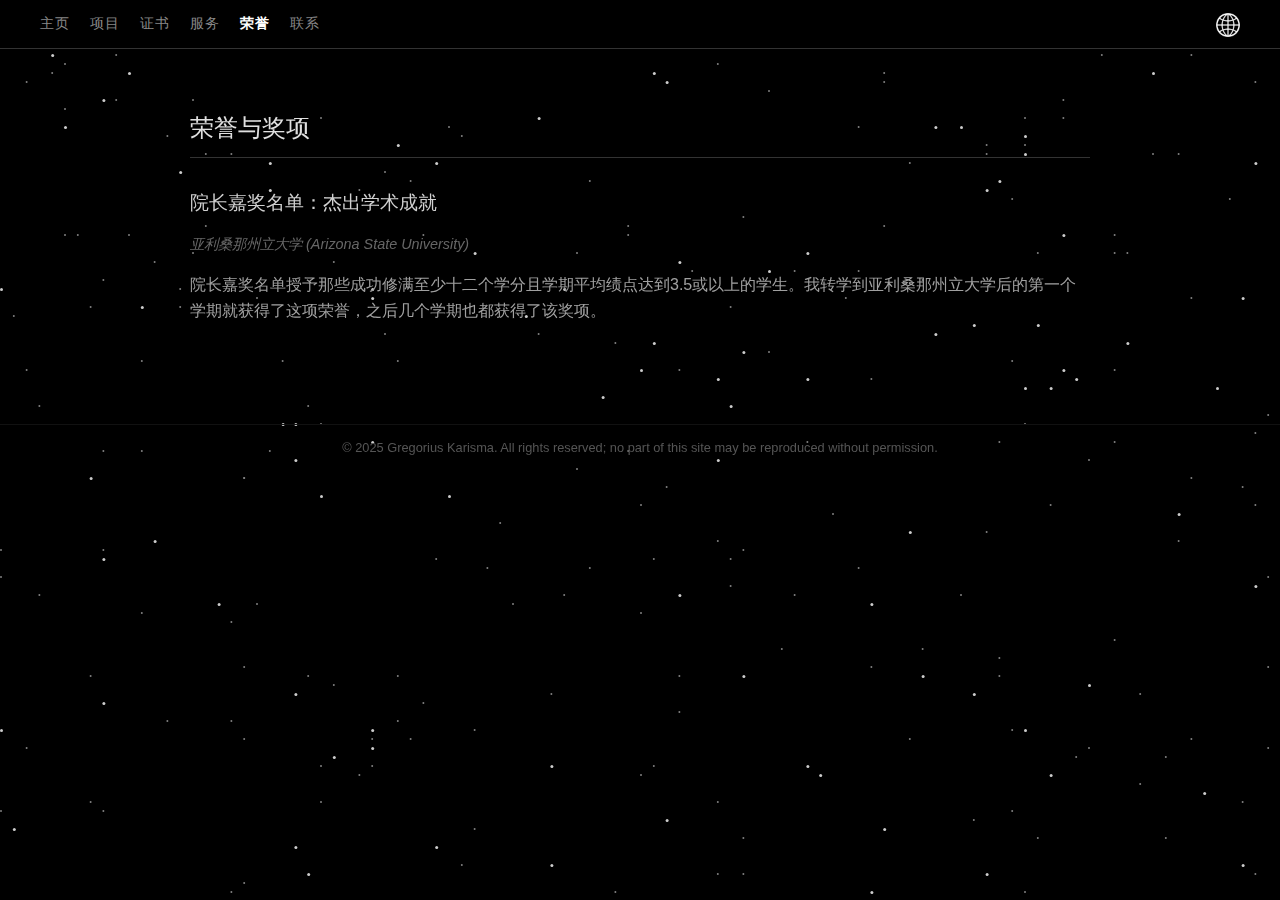
<file: honors.html>
<!DOCTYPE html>
<html lang="zh">
<head>
    <meta charset="UTF-8">
    <meta name="viewport" content="width=device-width, initial-scale=1.0">
    <meta name="description" content="Portfolio of Gregorius Karisma - Analytics Professional in Semiconductor Fabrication and Data Analytics based in Phoenix, AZ.">
    <title>Honors - Gregorius (陈春天) Karisma</title>
    <link rel="icon" href="favicon.png" type="image/png">
    <link rel="stylesheet" href="style.css">
</head>
<body class="lang-zh">
    <nav>
        <div class="nav-links">
            <a href="index.html"><span class="zh">主页</span><span class="en">Home</span></a>
            <a href="projects.html"><span class="zh">项目</span><span class="en">Projects</span></a>
            <a href="certifications.html"><span class="zh">证书</span><span class="en">Certifications</span></a>
            <a href="services.html"><span class="zh">服务</span><span class="en">Services</span></a>
            <a href="honors.html" class="active"><span class="zh">荣誉</span><span class="en">Honors</span></a>
            <a href="contact.html"><span class="zh">联系</span><span class="en">Contact</span></a>
        </div>
        
        <div class="lang-dropdown">
            <img src="globe-lang-icon.png" alt="Change Language" class="globe-icon">
            <div class="dropdown-content">
                <a href="javascript:void(0)" class="lang-select" data-lang="zh">中文</a>
                <a href="javascript:void(0)" class="lang-select" data-lang="en">English</a>
            </div>
        </div>
    </nav>
    <main>
        <section>
            <h2><span class="zh">荣誉与奖项</span><span class="en">Honors & Awards</span></h2>

            <div class="job-item">
                <h3>
                    <span class="zh">院长嘉奖名单：杰出学术成就</span>
                    <span class="en">Dean's List: Outstanding Academic Achievement</span>
                </h3>
                <p class="meta">
                    <span class="zh">亚利桑那州立大学 (Arizona State University)</span>
                    <span class="en">Arizona State University</span>
                </p>
                <div class="content-block">
                    <p>
                        <span class="zh">院长嘉奖名单授予那些成功修满至少十二个学分且学期平均绩点达到3.5或以上的学生。我转学到亚利桑那州立大学后的第一个学期就获得了这项荣誉，之后几个学期也都获得了该奖项。</span>
                        <span class="en">Dean's List recognition is granted to students who successfully completed a minimum of twelve credit hours and achieved a semester grade point average of 3.5 or higher. I first received this award in my first semester after transferring to Arizona State University, and again in subsequent semesters.</span>
                    </p>
                </div>
            </div>
        </section>
    </main>
    <footer><p>© 2025 Gregorius Karisma. All rights reserved; no part of this site may be reproduced without permission.</p></footer>
    <script src="script.js"></script>
</body>
</html>
</file>
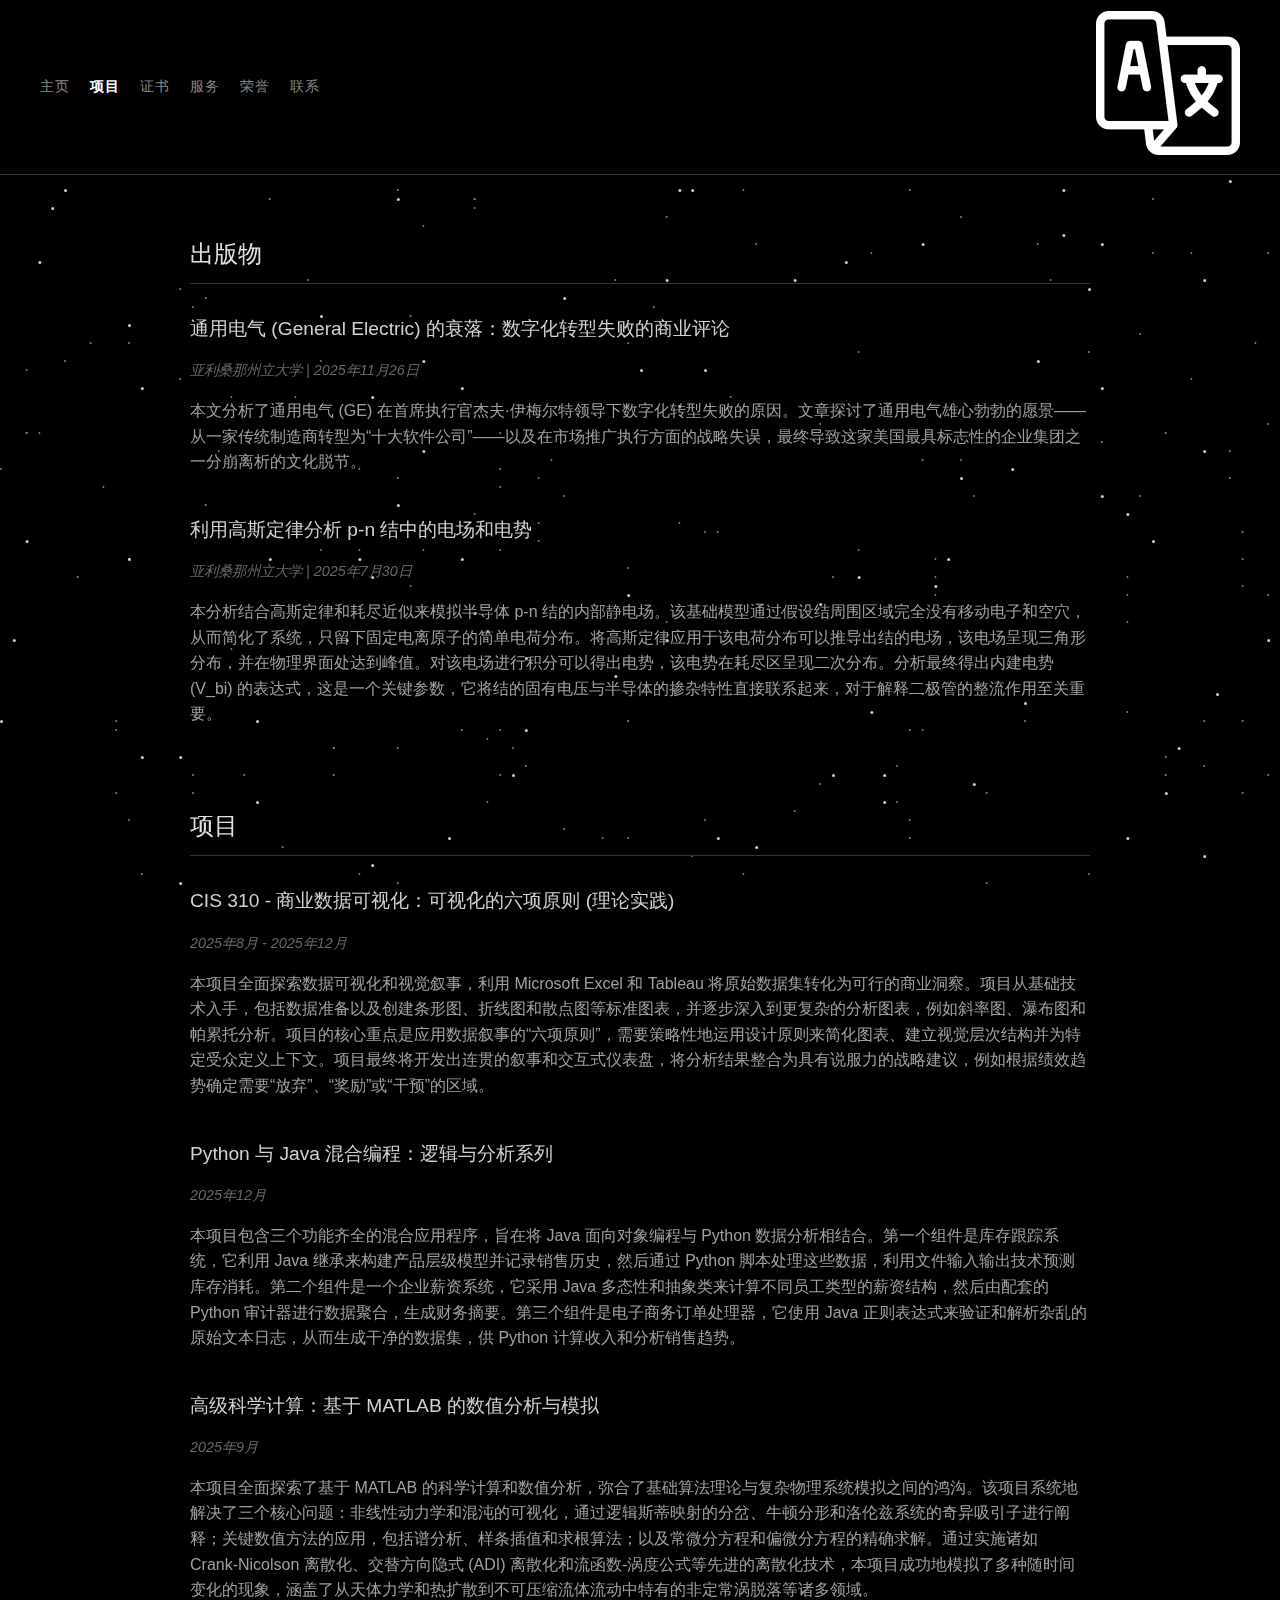
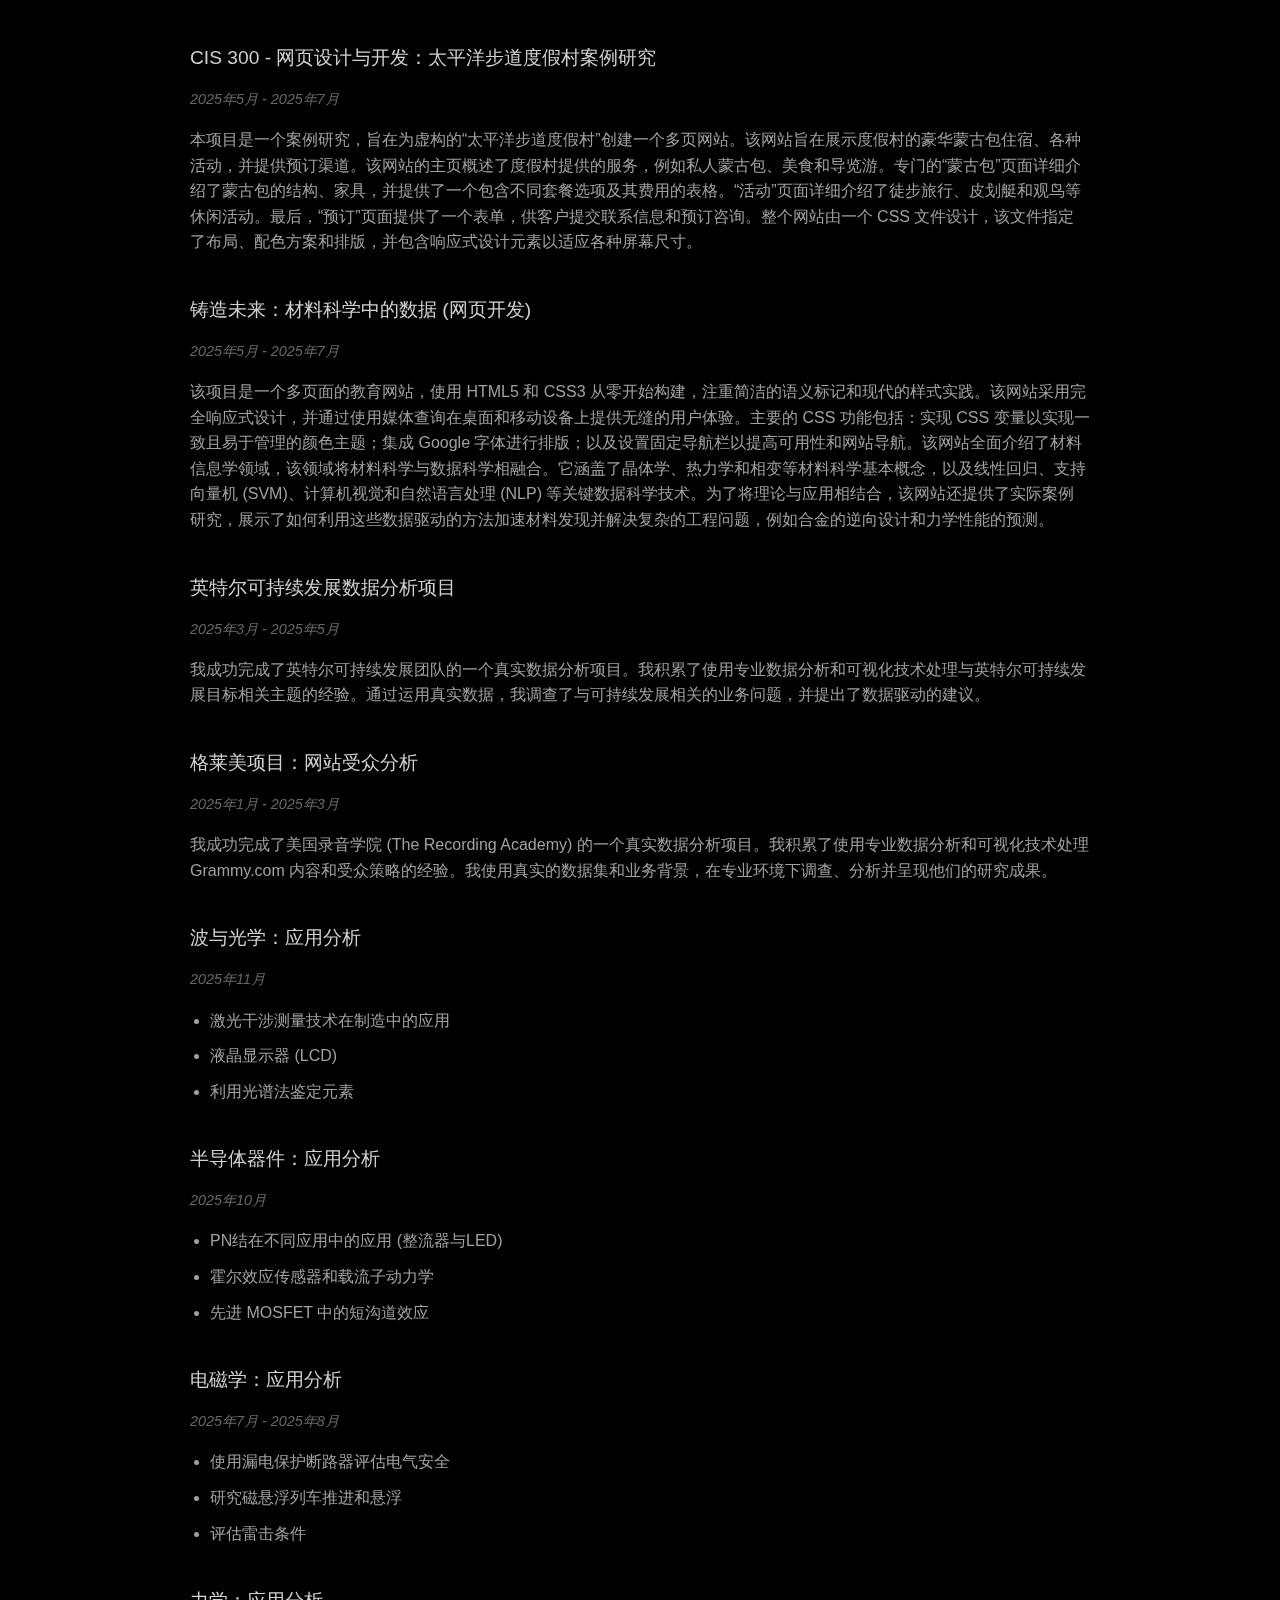
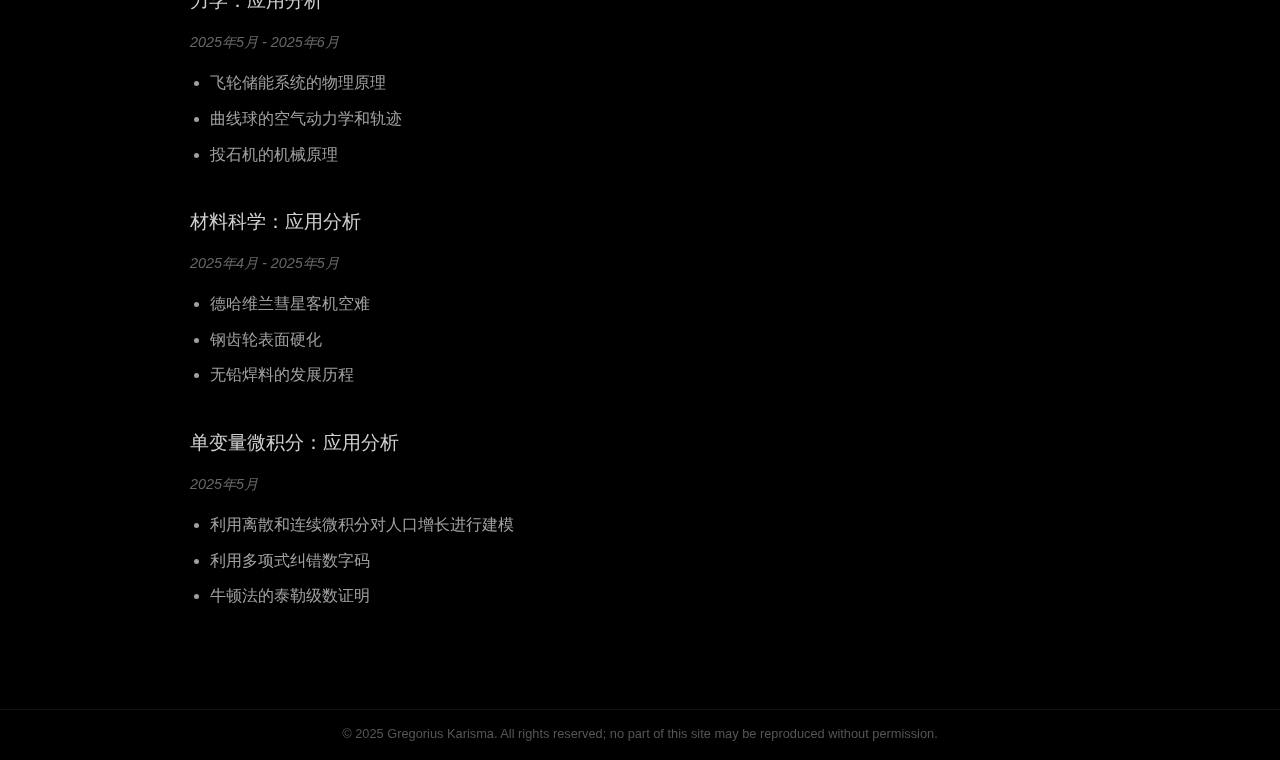
<file: projects.html>
<!DOCTYPE html>
<html lang="zh">
<head>
    <meta charset="UTF-8">
    <meta name="viewport" content="width=device-width, initial-scale=1.0">
    <meta name="description" content="Portfolio of Gregorius Karisma - Analytics Professional in Semiconductor Fabrication and Data Analytics based in Phoenix, AZ.">
    <title>Projects - Gregorius (陈春天) Karisma</title>
    <link rel="icon" href="favicon.png" type="image/png">
    <link rel="stylesheet" href="style.css">
</head>
<body class="lang-zh">
    <nav>
        <div class="nav-links">
            <a href="index.html"><span class="zh">主页</span><span class="en">Home</span></a>
            <a href="projects.html" class="active"><span class="zh">项目</span><span class="en">Projects</span></a>
            <a href="certifications.html"><span class="zh">证书</span><span class="en">Certifications</span></a>
            <a href="services.html"><span class="zh">服务</span><span class="en">Services</span></a>
            <a href="honors.html"><span class="zh">荣誉</span><span class="en">Honors</span></a>
            <a href="contact.html"><span class="zh">联系</span><span class="en">Contact</span></a>
        </div>
        
        <div class="lang-dropdown">
            <img src="lang-icon.png" alt="Change Language" class="lang-icon">
            <div class="dropdown-content">
                <a href="javascript:void(0)" class="lang-select" data-lang="zh">中文</a>
                <a href="javascript:void(0)" class="lang-select" data-lang="en">English</a>
            </div>
        </div>
    </nav>
    <main>
        <section>
            <h2><span class="zh">出版物</span><span class="en">Publications</span></h2>

            <div class="job-item">
                <h3>
                    <span class="zh">通用电气 (General Electric) 的衰落：数字化转型失败的商业评论</span>
                    <span class="en">The Fall of General Electric: A Business Review in Digital Transformation Failure</span>
                </h3>
                <p class="meta">
                    <span class="zh">亚利桑那州立大学 | 2025年11月26日</span>
                    <span class="en">Arizona State University | November 26, 2025</span>
                </p>
                <div class="content-block">
                    <p>
                        <span class="zh">本文分析了通用电气 (GE) 在首席执行官杰夫·伊梅尔特领导下数字化转型失败的原因。文章探讨了通用电气雄心勃勃的愿景——从一家传统制造商转型为“十大软件公司”——以及在市场推广执行方面的战略失误，最终导致这家美国最具标志性的企业集团之一分崩离析的文化脱节。</span>
                        <span class="en">This essay analyzes the failed digital transformation of General Electric (GE) under CEO Jeff Immelt. It explores the ambitious vision to modernize from a traditional manufacturer to a "top ten software company," the strategic missteps in go-to-market execution, and the cultural disconnect that by the end unraveled one of America's most iconic conglomerates.</span>
                    </p>
                </div>
            </div>

            <div class="job-item">
                <h3>
                    <span class="zh">利用高斯定律分析 p-n 结中的电场和电势</span>
                    <span class="en">Analysis of the Electric Field and Potential in a p-n Junction Using Gauss's Law</span>
                </h3>
                <p class="meta">
                    <span class="zh">亚利桑那州立大学 | 2025年7月30日</span>
                    <span class="en">Arizona State University | July 30, 2025</span>
                </p>
                <div class="content-block">
                    <p>
                        <span class="zh">本分析结合高斯定律和耗尽近似来模拟半导体 p-n 结的内部静电场。该基础模型通过假设结周围区域完全没有移动电子和空穴，从而简化了系统，只留下固定电离原子的简单电荷分布。将高斯定律应用于该电荷分布可以推导出结的电场，该电场呈现三角形分布，并在物理界面处达到峰值。对该电场进行积分可以得出电势，该电势在耗尽区呈现二次分布。分析最终得出内建电势 (V_bi) 的表达式，这是一个关键参数，它将结的固有电压与半导体的掺杂特性直接联系起来，对于解释二极管的整流作用至关重要。</span>
                        <span class="en">This analysis uses Gauss's Law in conjunction with the depletion approximation to model the internal electrostatics of a semiconductor p-n junction. This foundational model simplifies the system by assuming the region around the junction is completely devoid of mobile electrons and holes, leaving a straightforward charge distribution of fixed ionized atoms. Applying Gauss's Law to this charge distribution allows for the derivation of the junction's electric field, which is shown to have a triangular profile that peaks at the physical interface. Integrating this electric field then yields the electric potential, which has a quadratic profile across the depletion region. The analysis culminates in an expression for the built-in potential (V_bi), a key parameter that connects the junction's inherent voltage directly to the semiconductor's doping properties and is crucial for explaining the rectifying action of diodes.</span>
                    </p>
                </div>
            </div>
        </section>

        <section>
            <h2><span class="zh">项目</span><span class="en">Projects</span></h2>

            <div class="job-item">
                <h3>
                    <span class="zh">CIS 310 - 商业数据可视化：可视化的六项原则 (理论实践)</span>
                    <span class="en">CIS 310 - Business Data Visualization: The Six Lessons of Visualization (Theory in Action)</span>
                </h3>
                <p class="meta">
                    <span class="zh">2025年8月 - 2025年12月</span>
                    <span class="en">Aug 2025 - Dec 2025</span>
                </p>
                <div class="content-block">
                    <p>
                        <span class="zh">本项目全面探索数据可视化和视觉叙事，利用 Microsoft Excel 和 Tableau 将原始数据集转化为可行的商业洞察。项目从基础技术入手，包括数据准备以及创建条形图、折线图和散点图等标准图表，并逐步深入到更复杂的分析图表，例如斜率图、瀑布图和帕累托分析。项目的核心重点是应用数据叙事的“六项原则”，需要策略性地运用设计原则来简化图表、建立视觉层次结构并为特定受众定义上下文。项目最终将开发出连贯的叙事和交互式仪表盘，将分析结果整合为具有说服力的战略建议，例如根据绩效趋势确定需要“放弃”、“奖励”或“干预”的区域。</span>
                        <span class="en">This project represents a comprehensive exploration of data visualization and visual storytelling, utilizing both Microsoft Excel and Tableau to transform raw datasets into actionable business insights. Starting with foundational techniques, including data preparation and the creation of standard visuals like bar, line, and scatter plots, the work advances to complex analytical displays such as slopegraphs, waterfall charts, and Pareto analyses. A core focus is placed on applying the "Six Lessons" of data storytelling, requiring the strategic use of design principles to declutter visuals, establish visual hierarchy, and define context for specific audiences. The project concludes in the development of cohesive narratives and interactive dashboards that synthesize findings into persuasive strategic recommendations, such as identifying regions to "Abandon," "Reward," or "Intervene" based on performance trends.</span>
                    </p>
                </div>
            </div>

            <div class="job-item">
                <h3>
                    <span class="zh">Python 与 Java 混合编程：逻辑与分析系列</span>
                    <span class="en">Programming with Python and Java: Logic & Analysis Series</span>
                </h3>
                <p class="meta">
                    <span class="zh">2025年12月</span>
                    <span class="en">Dec 2025</span>
                </p>
                <div class="content-block">
                    <p>
                        <span class="zh">本项目包含三个功能齐全的混合应用程序，旨在将 Java 面向对象编程与 Python 数据分析相结合。第一个组件是库存跟踪系统，它利用 Java 继承来构建产品层级模型并记录销售历史，然后通过 Python 脚本处理这些数据，利用文件输入输出技术预测库存消耗。第二个组件是一个企业薪资系统，它采用 Java 多态性和抽象类来计算不同员工类型的薪资结构，然后由配套的 Python 审计器进行数据聚合，生成财务摘要。第三个组件是电子商务订单处理器，它使用 Java 正则表达式来验证和解析杂乱的原始文本日志，从而生成干净的数据集，供 Python 计算收入和分析销售趋势。</span>
                        <span class="en">This project consists of three fully-functional hybrid applications designed to integrate Java object-oriented programming with Python data analysis. The first component is an inventory tracking system that utilizes Java inheritance to model product hierarchies and record sales history, which is then processed by Python scripts to forecast stock depletion using file input and output techniques. The second component features a corporate payroll system that employs Java polymorphism and abstract classes to calculate distinct wage structures for different employee types, then a companion Python auditor performs data aggregation to generate financial summaries. The third component is an e-commerce order processor that uses Java regular expressions to validate and parse messy raw text logs, producing clean datasets for Python to calculate revenue and analyze sales trends.</span>
                    </p>
                </div>
            </div>

            <div class="job-item">
                <h3>
                    <span class="zh">高级科学计算：基于 MATLAB 的数值分析与模拟</span>
                    <span class="en">Advanced Scientific Computing: Numerical Analysis and Simulation with MATLAB</span>
                </h3>
                <p class="meta">
                    <span class="zh">2025年9月</span>
                    <span class="en">Sep 2025</span>
                </p>
                <div class="content-block">
                    <p>
                        <span class="zh">本项目全面探索了基于 MATLAB 的科学计算和数值分析，弥合了基础算法理论与复杂物理系统模拟之间的鸿沟。该项目系统地解决了三个核心问题：非线性动力学和混沌的可视化，通过逻辑斯蒂映射的分岔、牛顿分形和洛伦兹系统的奇异吸引子进行阐释；关键数值方法的应用，包括谱分析、样条插值和求根算法；以及常微分方程和偏微分方程的精确求解。通过实施诸如 Crank-Nicolson 离散化、交替方向隐式 (ADI) 离散化和流函数-涡度公式等先进的离散化技术，本项目成功地模拟了多种随时间变化的现象，涵盖了从天体力学和热扩散到不可压缩流体流动中特有的非定常涡脱落等诸多领域。</span>
                        <span class="en">This project presents a comprehensive exploration of scientific computing and numerical analysis using MATLAB. It bridges the gap between fundamental algorithmic theory and the simulation of complex physical systems. The work systematically addresses three core things: the visualization of nonlinear dynamics and chaos, illustrated through the bifurcation of the logistic map, Newton fractals, and the strange attractors of the Lorenz system; the application of essential numerical methods, including spectral analysis, spline interpolation, and root-finding algorithms; and the accurate solution of ordinary and partial differential equations. By implementing advanced discretization techniques such as the Crank-Nicolson, Alternating Direction Implicit (ADI), and stream function-vorticity formulations, the project successfully models diverse time-dependent phenomena, ranging from celestial mechanics and heat diffusion to the unsteady vortex shedding characteristic of incompressible fluid flow.</span>
                    </p>
                </div>
            </div>

            <div class="job-item">
                <h3>
                    <span class="zh">CIS 300 - 网页设计与开发：太平洋步道度假村案例研究</span>
                    <span class="en">CIS 300 - Web Design and Development: Pacific Trails Resort Case Study</span>
                </h3>
                <p class="meta">
                    <span class="zh">2025年5月 - 2025年7月</span>
                    <span class="en">May 2025 - Jul 2025</span>
                </p>
                <div class="content-block">
                    <p>
                        <span class="zh">本项目是一个案例研究，旨在为虚构的“太平洋步道度假村”创建一个多页网站。该网站旨在展示度假村的豪华蒙古包住宿、各种活动，并提供预订渠道。该网站的主页概述了度假村提供的服务，例如私人蒙古包、美食和导览游。专门的“蒙古包”页面详细介绍了蒙古包的结构、家具，并提供了一个包含不同套餐选项及其费用的表格。“活动”页面详细介绍了徒步旅行、皮划艇和观鸟等休闲活动。最后，“预订”页面提供了一个表单，供客户提交联系信息和预订咨询。整个网站由一个 CSS 文件设计，该文件指定了布局、配色方案和排版，并包含响应式设计元素以适应各种屏幕尺寸。</span>
                        <span class="en">This project is a case study to create a multi-page website for a fictional "Pacific Trails Resort". The website is designed to showcase the resort's luxury yurt accommodations, various activities, and provide a means for reservations. The website includes a home page with an overview of the resort's offerings, such as private yurts, gourmet meals, and guided tours. A dedicated "Yurts" page provides specifics on the yurt structures, their furnishings, and a table of different package options with costs. An "Activities" page details recreational options like hiking, kayaking, and bird watching. Finally, a "Reservations" page features a form for customers to submit their contact information and booking inquiries. The entire website is styled with a single CSS file that dictates the layout, color scheme, and typography, and includes responsive design elements to adapt to various screen sizes.</span>
                    </p>
                </div>
            </div>

            <div class="job-item">
                <h3>
                    <span class="zh">铸造未来：材料科学中的数据 (网页开发)</span>
                    <span class="en">Forging the Future: Data in Materials Science (Web Development)</span>
                </h3>
                <p class="meta">
                    <span class="zh">2025年5月 - 2025年7月</span>
                    <span class="en">May 2025 - Jul 2025</span>
                </p>
                <div class="content-block">
                    <p>
                        <span class="zh">该项目是一个多页面的教育网站，使用 HTML5 和 CSS3 从零开始构建，注重简洁的语义标记和现代的样式实践。该网站采用完全响应式设计，并通过使用媒体查询在桌面和移动设备上提供无缝的用户体验。主要的 CSS 功能包括：实现 CSS 变量以实现一致且易于管理的颜色主题；集成 Google 字体进行排版；以及设置固定导航栏以提高可用性和网站导航。该网站全面介绍了材料信息学领域，该领域将材料科学与数据科学相融合。它涵盖了晶体学、热力学和相变等材料科学基本概念，以及线性回归、支持向量机 (SVM)、计算机视觉和自然语言处理 (NLP) 等关键数据科学技术。为了将理论与应用相结合，该网站还提供了实际案例研究，展示了如何利用这些数据驱动的方法加速材料发现并解决复杂的工程问题，例如合金的逆向设计和力学性能的预测。</span>
                        <span class="en">This project is a multi-page educational website built from scratch using HTML5 and CSS3, focusing on clean, semantic markup and modern styling practices. The site features a fully responsive design, and a seamless user experience across both desktop and mobile devices through the use of media queries. Key CSS features include the implementation of CSS variables for a consistent and easily manageable color theme, the integration of Google Fonts for typography, and a sticky navigation bar for usability and site navigation. The website serves as a comprehensive introduction to the field of materials informatics, which merges materials science with data science. It covers fundamental materials science concepts like crystallography, thermodynamics, and phase transformations, alongside key data science techniques such as Linear Regression, Support Vector Machines (SVMs), Computer Vision, and Natural Language Processing (NLP). To connect theory with application, the site also presents real-world case studies demonstrating how these data-driven methods are used to accelerate materials discovery and solve complex engineering problems, such as the inverse design of alloys and the prediction of mechanical properties.</span>
                    </p>
                </div>
            </div>

            <div class="job-item">
                <h3>
                    <span class="zh">英特尔可持续发展数据分析项目</span>
                    <span class="en">Intel Project - Data Analysis for Sustainability</span>
                </h3>
                <p class="meta">
                    <span class="zh">2025年3月 - 2025年5月</span>
                    <span class="en">Mar 2025 - May 2025</span>
                </p>
                <div class="content-block">
                    <p>
                        <span class="zh">我成功完成了英特尔可持续发展团队的一个真实数据分析项目。我积累了使用专业数据分析和可视化技术处理与英特尔可持续发展目标相关主题的经验。通过运用真实数据，我调查了与可持续发展相关的业务问题，并提出了数据驱动的建议。</span>
                        <span class="en">I successfully completed a real Data Analysis project for Intel's Sustainability team. I gained experience using professional data analysis and visualization on topics relevant to Intel's Sustainability goals. Working with real-world data, I investigated business problems related to sustainability and produced data-driven recommendations.</span>
                    </p>
                </div>
            </div>

             <div class="job-item">
                <h3>
                    <span class="zh">格莱美项目：网站受众分析</span>
                    <span class="en">The GRAMMYs Project - Website Audience Analysis</span>
                </h3>
                <p class="meta">
                    <span class="zh">2025年1月 - 2025年3月</span>
                    <span class="en">Jan 2025 - Mar 2025</span>
                </p>
                <div class="content-block">
                    <p>
                        <span class="zh">我成功完成了美国录音学院 (The Recording Academy) 的一个真实数据分析项目。我积累了使用专业数据分析和可视化技术处理 Grammy.com 内容和受众策略的经验。我使用真实的数据集和业务背景，在专业环境下调查、分析并呈现他们的研究成果。</span>
                        <span class="en">I successfully completed a real Data Analysis project for The Recording Academy. I gained experience using professional data analysis and visualization in regards to the content and audience strategy of Grammy.com. I used real data sets and business context to investigate, analyze, and present their findings in a professional setting.</span>
                    </p>
                </div>
            </div>

            <div class="job-item">
                <h3>
                    <span class="zh">波与光学：应用分析</span>
                    <span class="en">Waves and Optics: Applied Analysis</span>
                </h3>
                <p class="meta">
                    <span class="zh">2025年11月</span>
                    <span class="en">Nov 2025</span>
                </p>
                <ul class="zh">
                    <li>激光干涉测量技术在制造中的应用</li>
                    <li>液晶显示器 (LCD)</li>
                    <li>利用光谱法鉴定元素</li>
                </ul>
                <ul class="en">
                    <li>Laser Interferometry for Manufacturing</li>
                    <li>Liquid Crystal Displays (LCDs)</li>
                    <li>Identifying Elements with Spectroscopy</li>
                </ul>
            </div>

            <div class="job-item">
                <h3>
                    <span class="zh">半导体器件：应用分析</span>
                    <span class="en">Semiconductor Devices: Applied Analysis</span>
                </h3>
                <p class="meta">
                    <span class="zh">2025年10月</span>
                    <span class="en">Oct 2025</span>
                </p>
                <ul class="zh">
                    <li>PN结在不同应用中的应用 (整流器与LED)</li>
                    <li>霍尔效应传感器和载流子动力学</li>
                    <li>先进 MOSFET 中的短沟道效应</li>
                </ul>
                <ul class="en">
                    <li>The PN Junction in Different Applications (Rectifiers vs. LEDs)</li>
                    <li>The Hall Effect Sensor and Carrier Dynamics</li>
                    <li>Short-Channel Effects in Advanced MOSFETs</li>
                </ul>
            </div>

            <div class="job-item">
                <h3>
                    <span class="zh">电磁学：应用分析</span>
                    <span class="en">Electricity and Magnetism: Applied Analysis</span>
                </h3>
                <p class="meta">
                    <span class="zh">2025年7月 - 2025年8月</span>
                    <span class="en">Jul 2025 - Aug 2025</span>
                </p>
                <ul class="zh">
                    <li>使用漏电保护断路器评估电气安全</li>
                    <li>研究磁悬浮列车推进和悬浮</li>
                    <li>评估雷击条件</li>
                </ul>
                <ul class="en">
                    <li>Evaluating Electrical Safety with GFCIs</li>
                    <li>Investigating Maglev Train Propulsion and Levitation</li>
                    <li>Evaluating the Conditions for a Lightning Strike</li>
                </ul>
            </div>

            <div class="job-item">
                <h3>
                    <span class="zh">力学：应用分析</span>
                    <span class="en">Mechanics: Applied Analysis</span>
                </h3>
                <p class="meta">
                    <span class="zh">2025年5月 - 2025年6月</span>
                    <span class="en">May 2025 - Jun 2025</span>
                </p>
                <ul class="zh">
                    <li>飞轮储能系统的物理原理</li>
                    <li>曲线球的空气动力学和轨迹</li>
                    <li>投石机的机械原理</li>
                </ul>
                <ul class="en">
                    <li>Physics of a Flywheel Energy Storage System</li>
                    <li>Aerodynamics and Trajectory of a Curveball</li>
                    <li>The Mechanics of a Trebuchet</li>
                </ul>
            </div>

             <div class="job-item">
                <h3>
                    <span class="zh">材料科学：应用分析</span>
                    <span class="en">Materials Science: Applied Analysis</span>
                </h3>
                <p class="meta">
                    <span class="zh">2025年4月 - 2025年5月</span>
                    <span class="en">Apr 2025 - May 2025</span>
                </p>
                <ul class="zh">
                    <li>德哈维兰彗星客机空难</li>
                    <li>钢齿轮表面硬化</li>
                    <li>无铅焊料的发展历程</li>
                </ul>
                <ul class="en">
                    <li>The De Havilland Comet Air Disasters</li>
                    <li>Surface Hardening of Steel Gears</li>
                    <li>The Evolution of Lead-Free Solder</li>
                </ul>
            </div>

            <div class="job-item">
                <h3>
                    <span class="zh">单变量微积分：应用分析</span>
                    <span class="en">Single Variable Calculus: Applied Analysis</span>
                </h3>
                <p class="meta">
                    <span class="zh">2025年5月</span>
                    <span class="en">May 2025</span>
                </p>
                <ul class="zh">
                    <li>利用离散和连续微积分对人口增长进行建模</li>
                    <li>利用多项式纠错数字码</li>
                    <li>牛顿法的泰勒级数证明</li>
                </ul>
                <ul class="en">
                    <li>Modeling Population Growth with Discrete and Continuous Calculus</li>
                    <li>Error Correction in Digital Codes Using Polynomials</li>
                    <li>A Taylor Series Proof for Newton's Method</li>
                </ul>
            </div>

        </section>
    </main>
    <footer><p>© 2025 Gregorius Karisma. All rights reserved; no part of this site may be reproduced without permission.</p></footer>
    <script src="script.js"></script>
</body>
</html>
</file>
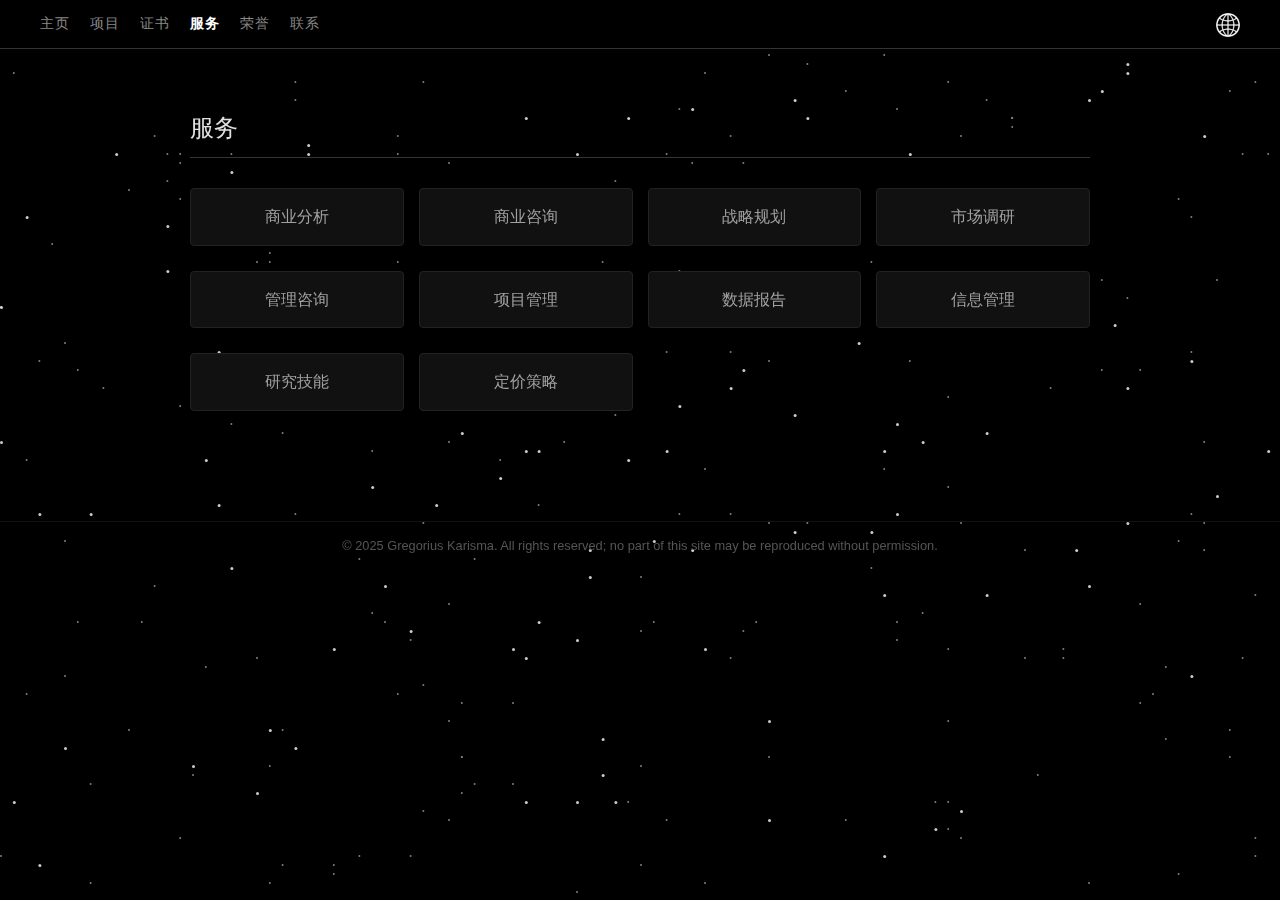
<file: services.html>
<!DOCTYPE html>
<html lang="zh">
<head>
    <meta charset="UTF-8">
    <meta name="viewport" content="width=device-width, initial-scale=1.0">
    <meta name="description" content="Portfolio of Gregorius Karisma - Analytics Professional in Semiconductor Fabrication and Data Analytics based in Phoenix, AZ.">
    <title>Services - Gregorius (陈春天) Karisma</title>
    <link rel="icon" href="favicon.png" type="image/png">
    <link rel="stylesheet" href="style.css">
</head>
<body class="lang-zh">
    <nav>
        <div class="nav-links">
            <a href="index.html"><span class="zh">主页</span><span class="en">Home</span></a>
            <a href="projects.html"><span class="zh">项目</span><span class="en">Projects</span></a>
            <a href="certifications.html"><span class="zh">证书</span><span class="en">Certifications</span></a>
            <a href="services.html" class="active"><span class="zh">服务</span><span class="en">Services</span></a>
            <a href="honors.html"><span class="zh">荣誉</span><span class="en">Honors</span></a>
            <a href="contact.html"><span class="zh">联系</span><span class="en">Contact</span></a>
        </div>
        
        <div class="lang-dropdown">
            <img src="globe-lang-icon.png" alt="Change Language" class="globe-icon">
            <div class="dropdown-content">
                <a href="javascript:void(0)" class="lang-select" data-lang="zh">中文</a>
                <a href="javascript:void(0)" class="lang-select" data-lang="en">English</a>
            </div>
        </div>
    </nav>
    <main>
        <section>
            <h2><span class="zh">服务</span><span class="en">Services</span></h2>
            <ul class="services-list">
                <li><span class="zh">商业分析</span><span class="en">Business Analytics</span></li>
                <li><span class="zh">商业咨询</span><span class="en">Business Consulting</span></li>
                <li><span class="zh">战略规划</span><span class="en">Strategic Planning</span></li>
                <li><span class="zh">市场调研</span><span class="en">Market Research</span></li>
                <li><span class="zh">管理咨询</span><span class="en">Management Consulting</span></li>
                <li><span class="zh">项目管理</span><span class="en">Project Management</span></li>
                <li><span class="zh">数据报告</span><span class="en">Data Reporting</span></li>
                <li><span class="zh">信息管理</span><span class="en">Information Management</span></li>
                <li><span class="zh">研究技能</span><span class="en">Research Skills</span></li>
                <li><span class="zh">定价策略</span><span class="en">Pricing Strategy</span></li>
            </ul>
        </section>
    </main>
    <footer><p>© 2025 Gregorius Karisma. All rights reserved; no part of this site may be reproduced without permission.</p></footer>
    <script src="script.js"></script>
</body>
</html>
</file>
<file: style.css>
body {
    background-color: #000000;
    color: #A0A0A0;
    font-family: "Helvetica Neue", Arial, sans-serif;
    margin: 0;
    padding: 0;
    line-height: 1.6;
    overflow-x: hidden;
    position: relative;
}

body::before,
body::after {
    content: "";
    position: fixed;
    top: 0;
    left: 0;
    width: 100%;
    height: 100%;
    pointer-events: none;
    z-index: -1;
    background: transparent;
}

body::before {
    width: 2px;
    height: 2px;
    border-radius: 50%;
    opacity: 0.5;
    animation: twinkle-slow 6s ease-in-out infinite alternate;
}

body::after {
    width: 3px;
    height: 3px;
    border-radius: 50%;
    opacity: 0.8;
    animation: twinkle-fast 4s ease-in-out infinite alternate;
}

h1 {
    color: #E0E0E0;
    font-weight: 500;
    font-size: 2.5rem;
    margin-bottom: 10px;
}

h2 {
    color: #E0E0E0;
    font-weight: 500;
    border-bottom: 1px solid #333;
    padding-bottom: 10px;
    margin-bottom: 30px;
    margin-top: 60px;
}

h3 {
    color: #D0D0D0;
    font-weight: 400;
    font-size: 1.2rem;
    margin-bottom: 5px;
}

h4 {
    color: #C0C0C0;
    font-weight: 400;
    font-size: 1.05rem;
    margin: 0;
}

p {
    margin-bottom: 15px;
}

a {
    color: #E0E0E0;
    text-decoration: none;
    transition: color 0.3s;
}

a:hover {
    color: #ffffff;
}

nav {
    position: sticky;
    top: 0;
    background-color: #000000;
    display: flex;
    justify-content: space-between;
    align-items: center;
    padding: 1px 40px; 
    border-bottom: 1px solid #333;
    z-index: 1000;
}

.nav-links {
    display: flex;
    flex-wrap: wrap;
}

.nav-links a {
    margin-right: 20px;
    font-size: 0.9rem;
    text-transform: uppercase;
    letter-spacing: 1px;
    color: #888888;
    transition: color 0.3s;
}

.nav-links a:hover {
    color: #ffffff;
}

.nav-links a.active {
    color: #ffffff;
    font-weight: 700;
    cursor: default;
}

.lang-dropdown {
    position: relative;
    display: inline-block;
    padding: 10px 0;
}

.globe-icon {
    width: 24px;
    height: 24px;
    cursor: pointer;
    vertical-align: middle;
    filter: grayscale(100%);
    transition: filter 0.3s, opacity 0.3s;
}

.lang-dropdown:hover .globe-icon {
    filter: grayscale(0%);
    opacity: 1;
}

.dropdown-content {
    display: none;
    position: absolute;
    right: 0;
    top: 100%;
    background-color: #111;
    min-width: 100px;
    box-shadow: 0px 8px 16px 0px rgba(0,0,0,0.5);
    z-index: 2000;
    border: 1px solid #333;
    border-radius: 4px;
    padding: 5px 0;
}

.lang-dropdown:hover .dropdown-content {
    display: block;
}

.dropdown-content a {
    color: #A0A0A0;
    padding: 10px 15px;
    text-decoration: none;
    display: block;
    margin-right: 0;
    font-size: 0.85rem;
    text-align: left;
    border-bottom: 1px solid #222;
}

.dropdown-content a:last-child {
    border-bottom: none;
}

.dropdown-content a:hover {
    background-color: #222;
    color: #fff;
}

main {
    max-width: 900px;
    margin: 40px auto;
    padding: 0 20px;
    position: relative;
    z-index: 1;
}

section {
    margin-bottom: 80px;
}

.center-screen {
    min-height: 60vh;
    display: flex;
    flex-direction: column;
    justify-content: center;
}

.hero-banner {
    background-image: url('images/home_background.png');
    background-size: cover;
    background-position: center;
    height: 250px; 
    position: relative;
    margin-bottom: 80px;
}

.profile-pic {
    width: 160px;
    height: 160px;
    border-radius: 50%;
    object-fit: cover;
    position: absolute;
    left: 40px; 
    bottom: -80px;
    border: 5px solid #000000;
}

.home-content {
    padding: 0 40px;
    max-width: 800px;
}

.home-content h1 {
    margin-top: 0;
}

.subtitle {
    font-size: 1.1rem;
    color: #888;
}

.job-item {
    margin-bottom: 40px;
}

.meta {
    font-size: 0.9rem;
    color: #666;
    margin-bottom: 10px;
    font-style: italic;
}

.content-block {
    margin-bottom: 30px;
}

ul {
    padding-left: 20px;
}

li {
    margin-bottom: 10px;
    color: #A0A0A0;
}

.services-list {
    display: grid;
    grid-template-columns: repeat(auto-fill, minmax(200px, 1fr));
    gap: 15px;
    list-style: none;
    padding: 0;
}

.services-list li {
    background: #111;
    padding: 15px;
    border: 1px solid #222;
    text-align: center;
    border-radius: 4px;
}

footer {
    text-align: center;
    padding: 1px;
    font-size: 0.8rem;
    color: #555;
    border-top: 1px solid #111;
    margin-top: 100px;
}

body.lang-zh .en {
    display: none;
}

body.lang-en .zh {
    display: none;
}

@keyframes twinkle-slow {
    0% { opacity: 0.2; }
    50% { opacity: 0.8; }
    100% { opacity: 0.2; }
}

@keyframes twinkle-fast {
    0% { opacity: 0.8; }
    50% { opacity: 0.3; }
    100% { opacity: 0.8; }
}
</file>
